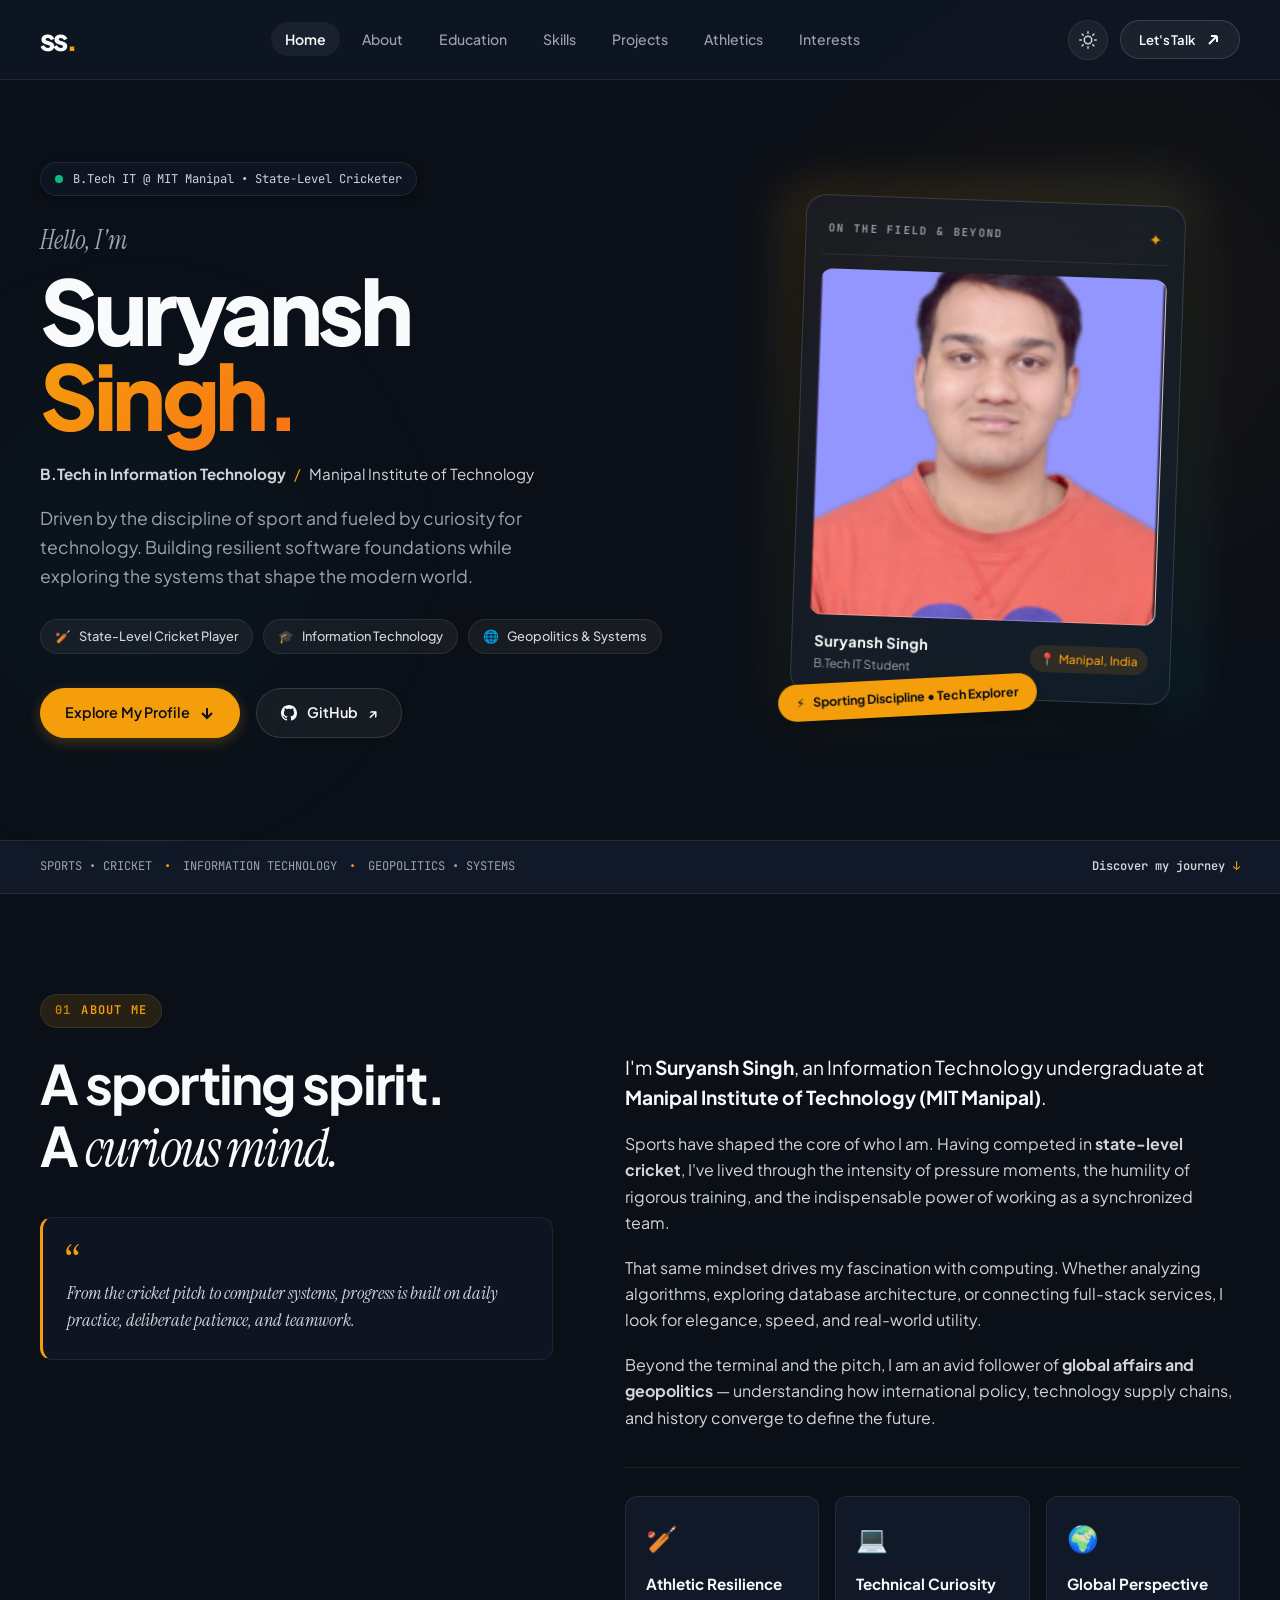
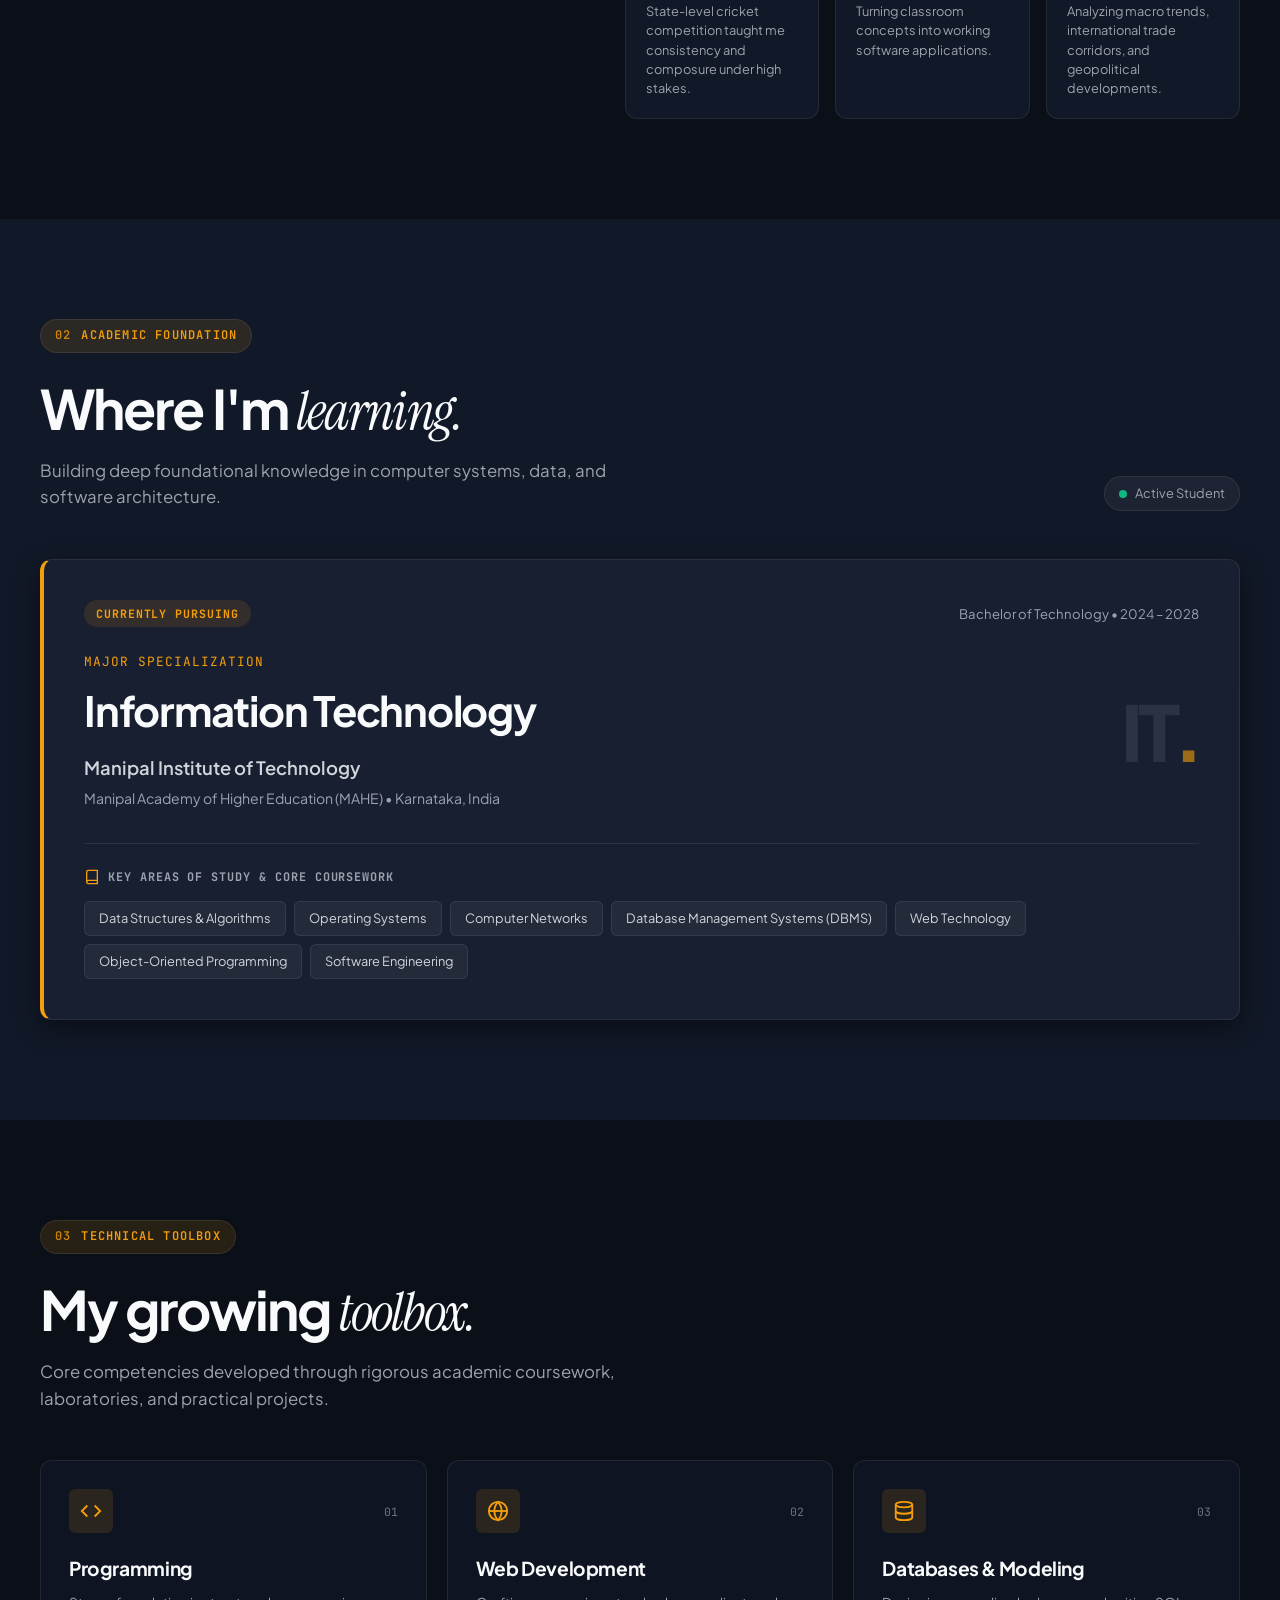
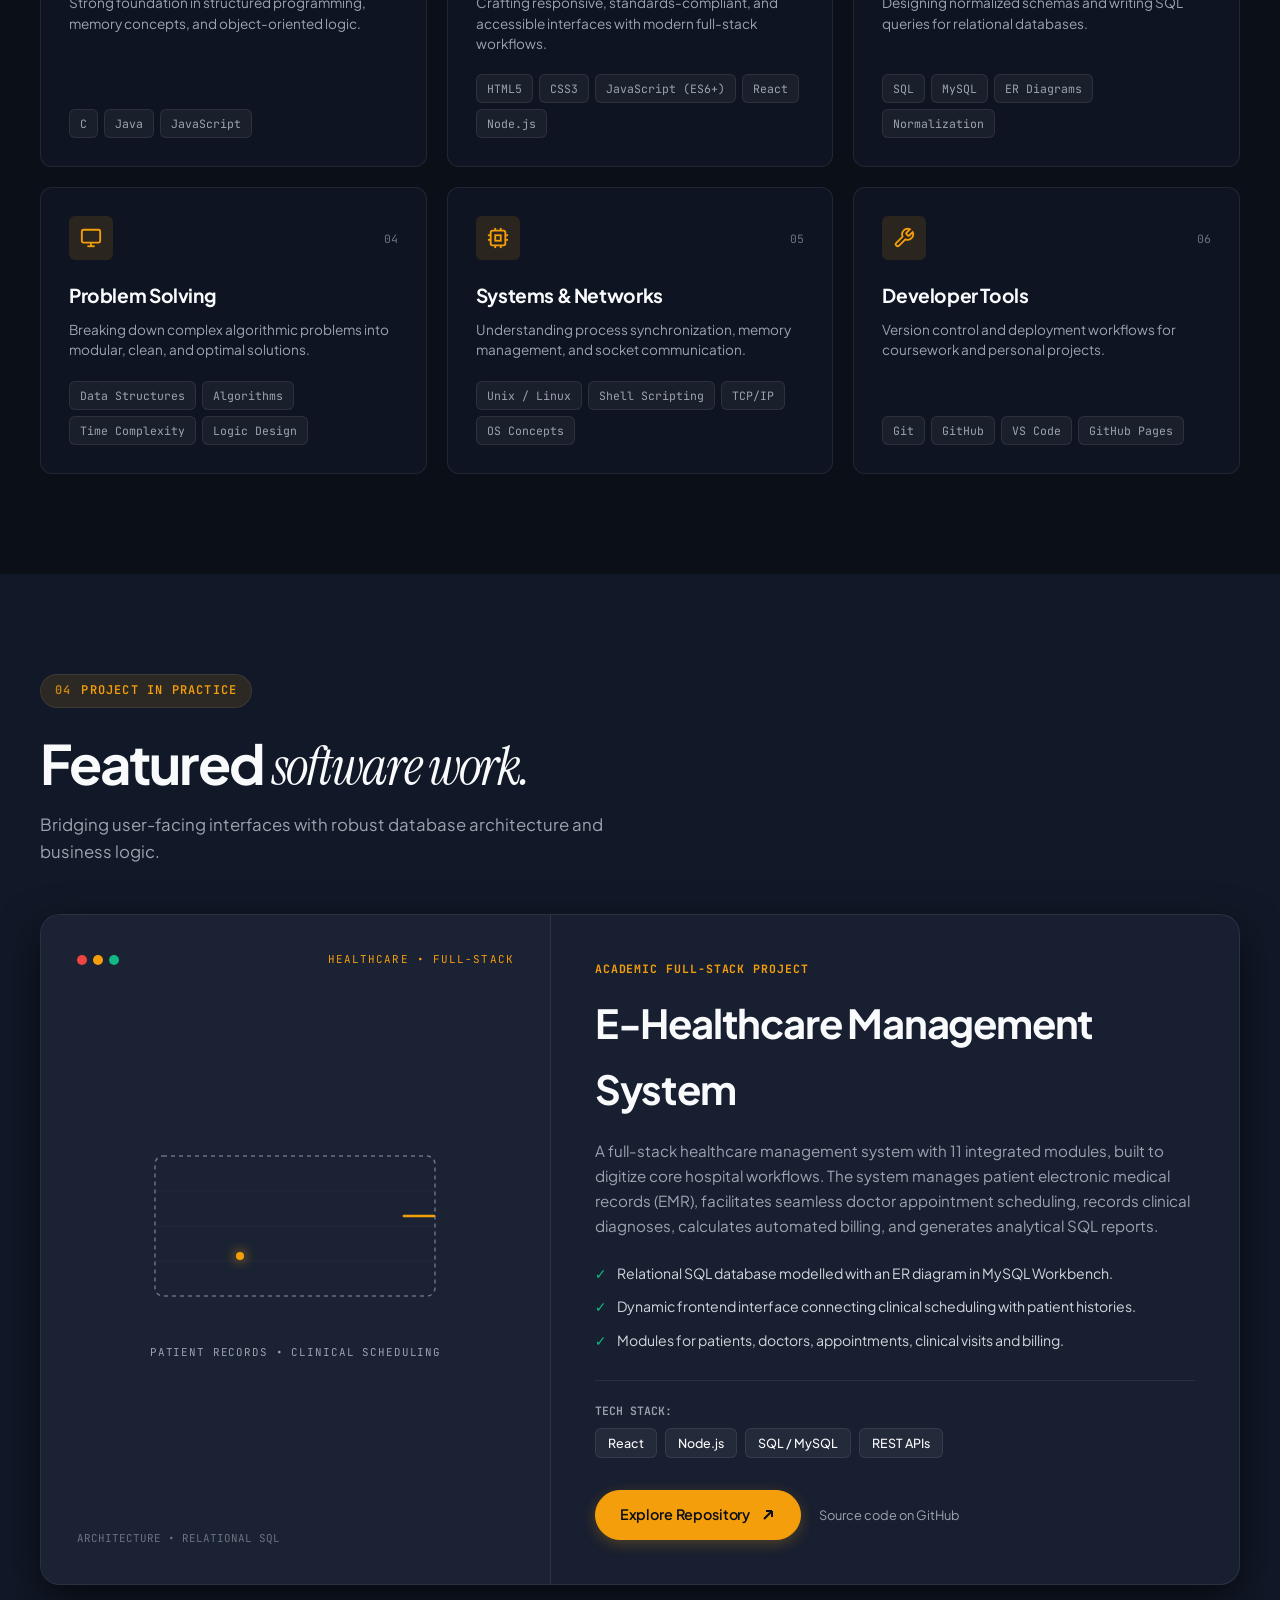
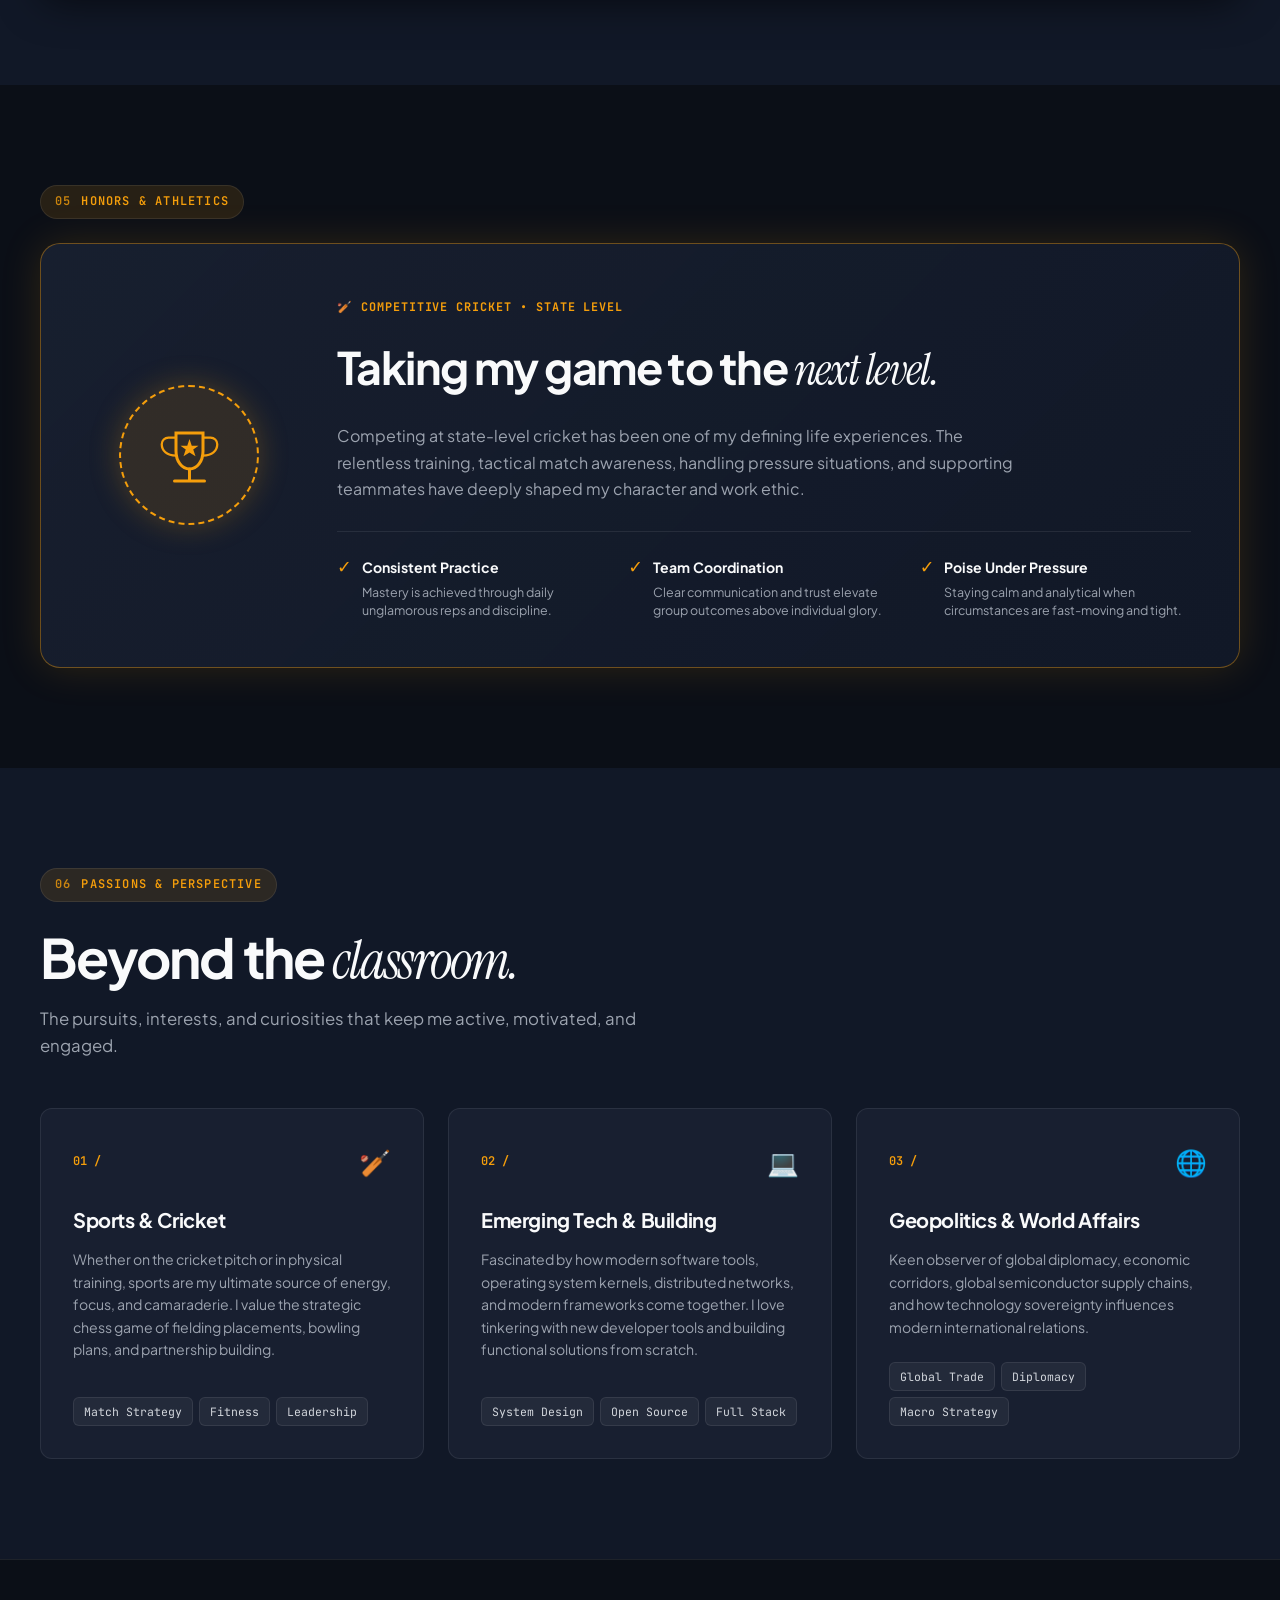
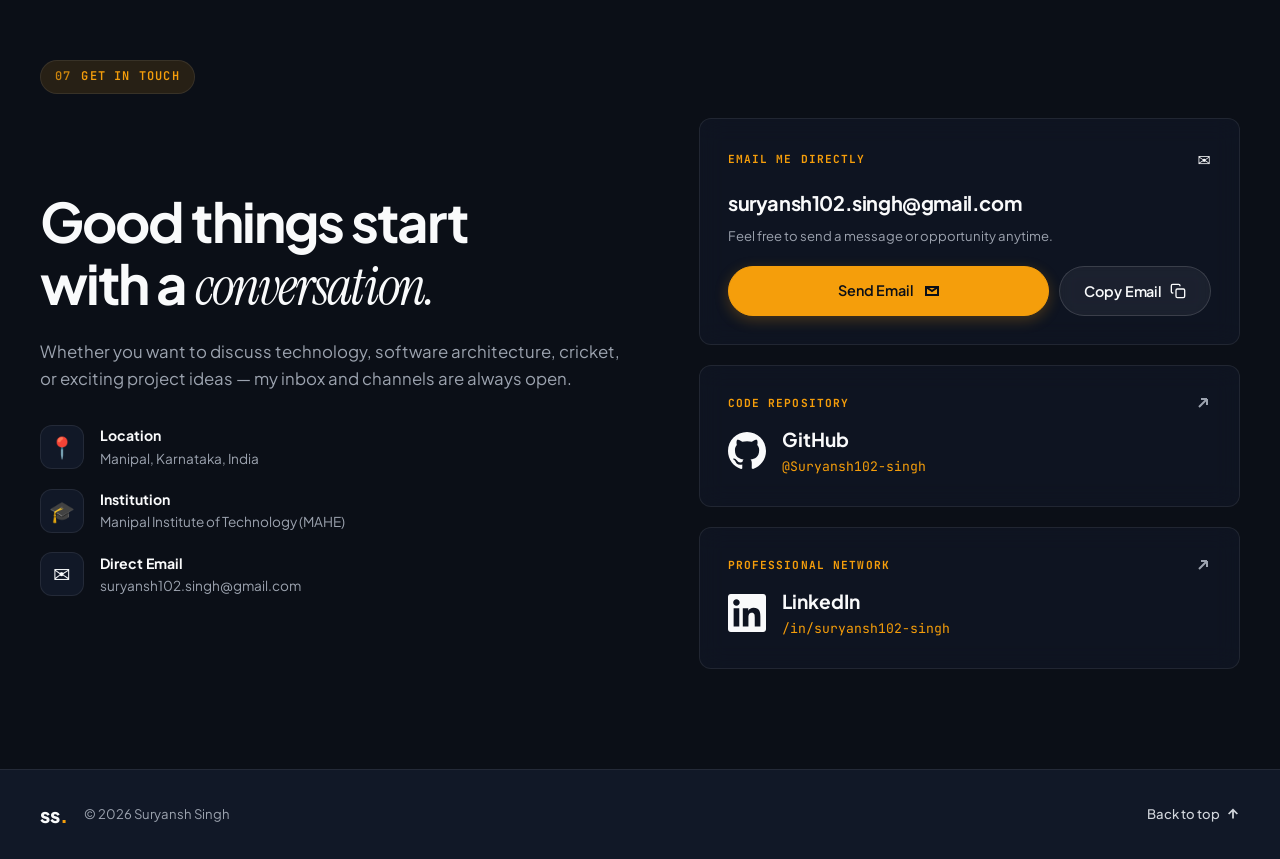
<file: index.html>
<!DOCTYPE html>
<html lang="en" data-theme="dark">
<head>
  <meta charset="UTF-8">
  <meta name="viewport" content="width=device-width, initial-scale=1.0">
  
  <!-- SEO & Social Meta Tags -->
  <title>Suryansh Singh | B.Tech IT Student &amp; Athlete</title>
  <meta name="description" content="Personal portfolio of Suryansh Singh: B.Tech Information Technology student at MIT Manipal, state-level cricket player, and software enthusiast.">
  <meta name="author" content="Suryansh Singh">
  <meta name="keywords" content="Suryansh Singh, MIT Manipal, Information Technology, Portfolio, State Level Cricket, Web Development, Software Engineer">
  <meta name="theme-color" content="#0b0f17">

  <!-- Open Graph / Social Sharing -->
  <meta property="og:type" content="website">
  <meta property="og:url" content="https://suryansh102-singh.github.io/">
  <meta property="og:title" content="Suryansh Singh | B.Tech IT &amp; State-Level Cricketer">
  <meta property="og:description" content="Pursuing Information Technology at MIT Manipal. Driven by sport, curious about technology and systems.">
  <meta property="og:image" content="https://suryansh102-singh.github.io/assets/profile.png">
  <meta property="og:image:alt" content="Portrait photograph of Suryansh Singh">
  <meta name="twitter:card" content="summary_large_image">
  <meta name="twitter:title" content="Suryansh Singh | B.Tech IT &amp; State-Level Cricketer">
  <meta name="twitter:description" content="Pursuing Information Technology at MIT Manipal. Driven by sport, curious about technology and systems.">
  <meta name="twitter:image" content="https://suryansh102-singh.github.io/assets/profile.png">
  <link rel="canonical" href="https://suryansh102-singh.github.io/">

  <!-- Favicon -->
  <link rel="icon" href="assets/favicon.svg" type="image/svg+xml">

  <!-- Google Fonts: Plus Jakarta Sans (body/UI), Instrument Serif (editorial display accent), JetBrains Mono (tech tags) -->
  <link rel="preconnect" href="https://fonts.googleapis.com">
  <link rel="preconnect" href="https://fonts.gstatic.com" crossorigin>
  <link href="https://fonts.googleapis.com/css2?family=Instrument+Serif:ital@0;1&family=JetBrains+Mono:wght@400;500;600&family=Plus+Jakarta+Sans:wght@300;400;500;600;700;800&display=swap" rel="stylesheet">

  <!-- Stylesheet -->
  <link rel="stylesheet" href="style.css">
</head>
<body>
  <!-- Accessible Skip Link -->
  <a class="skip-link" href="#main-content">Skip to main content</a>

  <!-- Floating Glass Header -->
  <header class="site-header" id="site-header">
    <div class="container nav-wrapper">
      <a class="brand" href="#home" aria-label="Suryansh Singh Home">
        <span class="brand-monogram">ss</span><span class="brand-dot">.</span>
      </a>

      <!-- Desktop Navigation -->
      <nav class="nav-menu" id="nav-menu" aria-label="Main Navigation">
        <ul class="nav-list">
          <li><a class="nav-link active" href="#home">Home</a></li>
          <li><a class="nav-link" href="#about">About</a></li>
          <li><a class="nav-link" href="#education">Education</a></li>
          <li><a class="nav-link" href="#skills">Skills</a></li>
          <li><a class="nav-link" href="#projects">Projects</a></li>
          <li><a class="nav-link" href="#achievements">Athletics</a></li>
          <li><a class="nav-link" href="#interests">Interests</a></li>
        </ul>
      </nav>

      <!-- Header Utilities: Theme Toggle & Quick Connect -->
      <div class="header-actions">
        <button class="theme-toggle-btn" id="theme-toggle" aria-label="Toggle light and dark theme" title="Toggle Theme">
          <svg class="theme-icon sun-icon" viewBox="0 0 24 24" fill="none" stroke="currentColor" stroke-width="2" stroke-linecap="round" stroke-linejoin="round" aria-hidden="true">
            <circle cx="12" cy="12" r="5"></circle>
            <line x1="12" y1="1" x2="12" y2="3"></line>
            <line x1="12" y1="21" x2="12" y2="23"></line>
            <line x1="4.22" y1="4.22" x2="5.64" y2="5.64"></line>
            <line x1="18.36" y1="18.36" x2="19.78" y2="19.78"></line>
            <line x1="1" y1="12" x2="3" y2="12"></line>
            <line x1="21" y1="12" x2="23" y2="12"></line>
            <line x1="4.22" y1="19.78" x2="5.64" y2="18.36"></line>
            <line x1="18.36" y1="5.64" x2="19.78" y2="4.22"></line>
          </svg>
          <svg class="theme-icon moon-icon" viewBox="0 0 24 24" fill="none" stroke="currentColor" stroke-width="2" stroke-linecap="round" stroke-linejoin="round" aria-hidden="true">
            <path d="M21 12.79A9 9 0 1 1 11.21 3 7 7 0 0 0 21 12.79z"></path>
          </svg>
        </button>

        <a class="btn btn-sm btn-contact" href="#contact">
          <span>Let's Talk</span>
          <svg class="arrow-icon" viewBox="0 0 16 16" fill="none" stroke="currentColor" stroke-width="2" aria-hidden="true">
            <path d="M4 12L12 4M12 4H6M12 4V10"/>
          </svg>
        </a>

        <!-- Mobile Menu Toggle Button -->
        <button class="mobile-toggle" id="mobile-toggle" aria-expanded="false" aria-controls="nav-menu" aria-label="Toggle navigation menu">
          <span class="hamburger-bar"></span>
          <span class="hamburger-bar"></span>
        </button>
      </div>
    </div>
  </header>

  <!-- Main Content Landmark -->
  <main id="main-content">

    <!-- HERO SECTION -->
    <section class="hero-section" id="home" aria-labelledby="hero-title">
      <div class="ambient-glow ambient-glow-1" aria-hidden="true"></div>
      <div class="ambient-glow ambient-glow-2" aria-hidden="true"></div>

      <div class="container hero-container">
        <!-- Hero Text Content -->
        <div class="hero-content">
          <div class="status-badge">
            <span class="status-pulse" aria-hidden="true"></span>
            <span class="status-text">B.Tech IT @ MIT Manipal &bull; State-Level Cricketer</span>
          </div>

          <p class="hero-greeting">Hello, I'm</p>
          <h1 class="hero-title" id="hero-title">
            Suryansh<br>
            <span class="gradient-text">Singh.</span>
          </h1>

          <p class="hero-role">
            <strong>B.Tech in Information Technology</strong>
            <span class="separator" aria-hidden="true">/</span>
            <span>Manipal Institute of Technology</span>
          </p>

          <p class="hero-bio">
            Driven by the discipline of sport and fueled by curiosity for technology. 
            Building resilient software foundations while exploring the systems that shape the modern world.
          </p>

          <!-- Quick Highlight Badges -->
          <div class="hero-tags">
            <a class="hero-tag" href="#achievements">
              <span class="hero-tag-icon">🏏</span>
              <span>State-Level Cricket Player</span>
            </a>
            <a class="hero-tag" href="#education">
              <span class="hero-tag-icon">🎓</span>
              <span>Information Technology</span>
            </a>
            <a class="hero-tag" href="#interests">
              <span class="hero-tag-icon">🌐</span>
              <span>Geopolitics &amp; Systems</span>
            </a>
          </div>

          <!-- Hero Action CTAs -->
          <div class="hero-cta-group">
            <a class="btn btn-primary" href="#about">
              <span>Explore My Profile</span>
              <svg viewBox="0 0 16 16" fill="none" stroke="currentColor" stroke-width="2" aria-hidden="true">
                <path d="M8 3v10M3 8l5 5 5-5"/>
              </svg>
            </a>
            <a class="btn btn-outline" href="https://github.com/Suryansh102-singh" target="_blank" rel="noopener noreferrer">
              <svg class="social-icon" viewBox="0 0 24 24" fill="currentColor" aria-hidden="true">
                <path d="M12 0C5.37 0 0 5.37 0 12c0 5.31 3.435 9.795 8.205 11.385.6.105.825-.255.825-.57 0-.285-.015-1.23-.015-2.235-3.015.555-3.795-.735-4.035-1.41-.135-.345-.72-1.41-1.23-1.695-.42-.225-1.02-.78-.015-.795.945-.015 1.62.87 1.845 1.23 1.08 1.815 2.805 1.305 3.495.99.105-.78.42-1.305.765-1.605-2.67-.3-5.46-1.335-5.46-5.925 0-1.305.465-2.385 1.23-3.225-.12-.3-.54-1.53.12-3.18 0 0 1.005-.315 3.3 1.23.96-.27 1.98-.405 3-.405s2.04.135 3 .405c2.295-1.56 3.3-1.23 3.3-1.23.66 1.65.24 2.88.12 3.18.765.84 1.23 1.905 1.23 3.225 0 4.605-2.805 5.625-5.475 5.925.435.375.81 1.095.81 2.22 0 1.605-.015 2.895-.015 3.3 0 .315.225.69.825.57A12.02 12.02 0 0024 12c0-6.63-5.37-12-12-12z"/>
              </svg>
              <span>GitHub</span>
              <span class="external-arrow" aria-hidden="true">↗</span>
            </a>
          </div>
        </div>

        <!-- Hero Portrait Area with Modern Glass Presentation -->
        <div class="hero-visual">
          <div class="portrait-card-wrapper">
            <div class="portrait-halo" aria-hidden="true"></div>
            <div class="portrait-card">
              <div class="portrait-card-header">
                <span class="portrait-meta-title">ON THE FIELD &amp; BEYOND</span>
                <span class="card-sparkle" aria-hidden="true">✦</span>
              </div>

              <div class="portrait-frame">
                <img 
                  class="profile-img" 
                  src="assets/profile.png" 
                  alt="Portrait photograph of Suryansh Singh" 
                  width="420" 
                  height="420" 
                  fetchpriority="high"
                >
              </div>

              <div class="portrait-card-footer">
                <div class="portrait-info">
                  <span class="portrait-name">Suryansh Singh</span>
                  <span class="portrait-sub">B.Tech IT Student</span>
                </div>
                <div class="portrait-badge">
                  <span class="pin-icon" aria-hidden="true">📍</span>
                  <span>Manipal, India</span>
                </div>
              </div>
            </div>

            <!-- Floating Pill -->
            <div class="floating-pill">
              <span class="pill-spark" aria-hidden="true">⚡</span>
              <span>Sporting Discipline &bull; Tech Explorer</span>
            </div>
          </div>
        </div>
      </div>

      <!-- Hero Bottom Strip -->
      <div class="hero-strip">
        <div class="container hero-strip-inner">
          <div class="strip-items">
            <span class="strip-item">SPORTS &bull; CRICKET</span>
            <span class="strip-dot">&bull;</span>
            <span class="strip-item">INFORMATION TECHNOLOGY</span>
            <span class="strip-dot">&bull;</span>
            <span class="strip-item">GEOPOLITICS &bull; SYSTEMS</span>
          </div>
          <a class="strip-link" href="#about">
            <span>Discover my journey</span>
            <span class="strip-arrow" aria-hidden="true">&darr;</span>
          </a>
        </div>
      </div>
    </section>

    <!-- SECTION 01: ABOUT ME -->
    <section class="section about-section" id="about" aria-labelledby="about-title">
      <div class="container">
        <div class="section-badge">
          <span class="badge-num">01</span>
          <span class="badge-title">ABOUT ME</span>
        </div>

        <div class="about-grid">
          <div class="about-heading-col">
            <h2 class="section-title" id="about-title">
              A sporting spirit.<br>
              A <span class="serif-accent">curious mind.</span>
            </h2>
            <div class="about-quote-box">
              <span class="quote-symbol" aria-hidden="true">&ldquo;</span>
              <p class="quote-text">From the cricket pitch to computer systems, progress is built on daily practice, deliberate patience, and teamwork.</p>
            </div>
          </div>

          <div class="about-text-col">
            <p class="lead-text">
              I'm <strong>Suryansh Singh</strong>, an Information Technology undergraduate at <strong>Manipal Institute of Technology (MIT Manipal)</strong>.
            </p>
            <p>
              Sports have shaped the core of who I am. Having competed in <strong>state-level cricket</strong>, I've lived through the intensity of pressure moments, the humility of rigorous training, and the indispensable power of working as a synchronized team.
            </p>
            <p>
              That same mindset drives my fascination with computing. Whether analyzing algorithms, exploring database architecture, or connecting full-stack services, I look for elegance, speed, and real-world utility.
            </p>
            <p>
              Beyond the terminal and the pitch, I am an avid follower of <strong>global affairs and geopolitics</strong> &mdash; understanding how international policy, technology supply chains, and history converge to define the future.
            </p>

            <!-- Three Pillars Grid -->
            <div class="about-pillars">
              <div class="pillar-card">
                <span class="pillar-icon" aria-hidden="true">🏏</span>
                <h3 class="pillar-title">Athletic Resilience</h3>
                <p class="pillar-desc">State-level cricket competition taught me consistency and composure under high stakes.</p>
              </div>
              <div class="pillar-card">
                <span class="pillar-icon" aria-hidden="true">💻</span>
                <h3 class="pillar-title">Technical Curiosity</h3>
                <p class="pillar-desc">Turning classroom concepts into working software applications.</p>
              </div>
              <div class="pillar-card">
                <span class="pillar-icon" aria-hidden="true">🌍</span>
                <h3 class="pillar-title">Global Perspective</h3>
                <p class="pillar-desc">Analyzing macro trends, international trade corridors, and geopolitical developments.</p>
              </div>
            </div>
          </div>
        </div>
      </div>
    </section>

    <!-- SECTION 02: EDUCATION -->
    <section class="section education-section" id="education" aria-labelledby="education-title">
      <div class="container">
        <div class="section-badge">
          <span class="badge-num">02</span>
          <span class="badge-title">ACADEMIC FOUNDATION</span>
        </div>

        <div class="section-header-row">
          <div>
            <h2 class="section-title" id="education-title">Where I'm <span class="serif-accent">learning.</span></h2>
            <p class="section-subtitle">Building deep foundational knowledge in computer systems, data, and software architecture.</p>
          </div>
          <div class="education-meta-badge">
            <span class="status-pulse" aria-hidden="true"></span>
            <span>Active Student</span>
          </div>
        </div>

        <article class="education-card">
          <div class="education-topline">
            <span class="edu-status-pill">CURRENTLY PURSUING</span>
            <span class="edu-period">Bachelor of Technology &bull; 2024 &ndash; 2028</span>
          </div>

          <div class="education-body">
            <div class="education-info">
              <p class="edu-field">Major Specialization</p>
              <h3 class="edu-degree">Information Technology</h3>
              <p class="edu-institution">Manipal Institute of Technology</p>
              <p class="edu-campus">Manipal Academy of Higher Education (MAHE) &bull; Karnataka, India</p>
            </div>
            
            <div class="edu-graphic" aria-hidden="true">
              <span class="edu-monogram">IT<span class="edu-accent">.</span></span>
            </div>
          </div>

          <div class="education-coursework">
            <div class="coursework-label">
              <svg viewBox="0 0 24 24" fill="none" stroke="currentColor" stroke-width="2" class="cw-icon" aria-hidden="true">
                <path d="M4 19.5A2.5 2.5 0 0 1 6.5 17H20"/>
                <path d="M6.5 2H20v20H6.5A2.5 2.5 0 0 1 4 19.5v-15A2.5 2.5 0 0 1 6.5 2z"/>
              </svg>
              <span>KEY AREAS OF STUDY &amp; CORE COURSEWORK</span>
            </div>
            <ul class="course-tags">
              <li class="course-tag">Data Structures &amp; Algorithms</li>
              <li class="course-tag">Operating Systems</li>
              <li class="course-tag">Computer Networks</li>
              <li class="course-tag">Database Management Systems (DBMS)</li>
              <li class="course-tag">Web Technology</li>
              <li class="course-tag">Object-Oriented Programming</li>
              <li class="course-tag">Software Engineering</li>
            </ul>
          </div>
        </article>
      </div>
    </section>

    <!-- SECTION 03: SKILLS -->
    <section class="section skills-section" id="skills" aria-labelledby="skills-title">
      <div class="container">
        <div class="section-badge">
          <span class="badge-num">03</span>
          <span class="badge-title">TECHNICAL TOOLBOX</span>
        </div>

        <div class="section-header-row">
          <div>
            <h2 class="section-title" id="skills-title">My growing <span class="serif-accent">toolbox.</span></h2>
            <p class="section-subtitle">Core competencies developed through rigorous academic coursework, laboratories, and practical projects.</p>
          </div>
        </div>

        <!-- 6 Modern Skill Cards Grid -->
        <div class="skills-grid">
          <!-- Skill Card 1: Programming -->
          <article class="skill-card">
            <div class="skill-card-top">
              <div class="skill-icon-wrap">
                <svg viewBox="0 0 24 24" fill="none" stroke="currentColor" stroke-width="2" class="skill-svg" aria-hidden="true">
                  <polyline points="16 18 22 12 16 6"></polyline>
                  <polyline points="8 6 2 12 8 18"></polyline>
                </svg>
              </div>
              <span class="skill-number">01</span>
            </div>
            <h3 class="skill-name">Programming</h3>
            <p class="skill-desc">Strong foundation in structured programming, memory concepts, and object-oriented logic.</p>
            <ul class="skill-tags">
              <li class="tag">C</li>
              <li class="tag">Java</li>
              <li class="tag">JavaScript</li>
            </ul>
          </article>

          <!-- Skill Card 2: Web Development -->
          <article class="skill-card">
            <div class="skill-card-top">
              <div class="skill-icon-wrap">
                <svg viewBox="0 0 24 24" fill="none" stroke="currentColor" stroke-width="2" class="skill-svg" aria-hidden="true">
                  <circle cx="12" cy="12" r="10"></circle>
                  <line x1="2" y1="12" x2="22" y2="12"></line>
                  <path d="M12 2a15.3 15.3 0 0 1 4 10 15.3 15.3 0 0 1-4 10 15.3 15.3 0 0 1-4-10 15.3 15.3 0 0 1 4-10z"></path>
                </svg>
              </div>
              <span class="skill-number">02</span>
            </div>
            <h3 class="skill-name">Web Development</h3>
            <p class="skill-desc">Crafting responsive, standards-compliant, and accessible interfaces with modern full-stack workflows.</p>
            <ul class="skill-tags">
              <li class="tag">HTML5</li>
              <li class="tag">CSS3</li>
              <li class="tag">JavaScript (ES6+)</li>
              <li class="tag">React</li>
              <li class="tag">Node.js</li>
            </ul>
          </article>

          <!-- Skill Card 3: Databases -->
          <article class="skill-card">
            <div class="skill-card-top">
              <div class="skill-icon-wrap">
                <svg viewBox="0 0 24 24" fill="none" stroke="currentColor" stroke-width="2" class="skill-svg" aria-hidden="true">
                  <ellipse cx="12" cy="5" rx="9" ry="3"></ellipse>
                  <path d="M21 12c0 1.66-4 3-9 3s-9-1.34-9-3"></path>
                  <path d="M3 5v14c0 1.66 4 3 9 3s9-1.34 9-3V5"></path>
                </svg>
              </div>
              <span class="skill-number">03</span>
            </div>
            <h3 class="skill-name">Databases &amp; Modeling</h3>
            <p class="skill-desc">Designing normalized schemas and writing SQL queries for relational databases.</p>
            <ul class="skill-tags">
              <li class="tag">SQL</li>
              <li class="tag">MySQL</li>
              <li class="tag">ER Diagrams</li>
              <li class="tag">Normalization</li>
            </ul>
          </article>

          <!-- Skill Card 4: Problem Solving -->
          <article class="skill-card">
            <div class="skill-card-top">
              <div class="skill-icon-wrap">
                <svg viewBox="0 0 24 24" fill="none" stroke="currentColor" stroke-width="2" class="skill-svg" aria-hidden="true">
                  <rect x="2" y="3" width="20" height="14" rx="2" ry="2"></rect>
                  <line x1="8" y1="21" x2="16" y2="21"></line>
                  <line x1="12" y1="17" x2="12" y2="21"></line>
                </svg>
              </div>
              <span class="skill-number">04</span>
            </div>
            <h3 class="skill-name">Problem Solving</h3>
            <p class="skill-desc">Breaking down complex algorithmic problems into modular, clean, and optimal solutions.</p>
            <ul class="skill-tags">
              <li class="tag">Data Structures</li>
              <li class="tag">Algorithms</li>
              <li class="tag">Time Complexity</li>
              <li class="tag">Logic Design</li>
            </ul>
          </article>

          <!-- Skill Card 5: Systems & Networks -->
          <article class="skill-card">
            <div class="skill-card-top">
              <div class="skill-icon-wrap">
                <svg viewBox="0 0 24 24" fill="none" stroke="currentColor" stroke-width="2" class="skill-svg" aria-hidden="true">
                  <rect x="4" y="4" width="16" height="16" rx="2" ry="2"></rect>
                  <rect x="9" y="9" width="6" height="6"></rect>
                  <line x1="9" y1="1" x2="9" y2="4"></line>
                  <line x1="15" y1="1" x2="15" y2="4"></line>
                  <line x1="9" y1="20" x2="9" y2="23"></line>
                  <line x1="15" y1="20" x2="15" y2="23"></line>
                  <line x1="20" y1="9" x2="23" y2="9"></line>
                  <line x1="20" y1="14" x2="23" y2="14"></line>
                  <line x1="1" y1="9" x2="4" y2="9"></line>
                  <line x1="1" y1="14" x2="4" y2="14"></line>
                </svg>
              </div>
              <span class="skill-number">05</span>
            </div>
            <h3 class="skill-name">Systems &amp; Networks</h3>
            <p class="skill-desc">Understanding process synchronization, memory management, and socket communication.</p>
            <ul class="skill-tags">
              <li class="tag">Unix / Linux</li>
              <li class="tag">Shell Scripting</li>
              <li class="tag">TCP/IP</li>
              <li class="tag">OS Concepts</li>
            </ul>
          </article>

          <!-- Skill Card 6: Developer Tools -->
          <article class="skill-card">
            <div class="skill-card-top">
              <div class="skill-icon-wrap">
                <svg viewBox="0 0 24 24" fill="none" stroke="currentColor" stroke-width="2" class="skill-svg" aria-hidden="true">
                  <path d="M14.7 6.3a1 1 0 0 0 0 1.4l1.6 1.6a1 1 0 0 0 1.4 0l3.77-3.77a6 6 0 0 1-7.94 7.94l-6.91 6.91a2.12 2.12 0 0 1-3-3l6.91-6.91a6 6 0 0 1 7.94-7.94l-3.76 3.76z"></path>
                </svg>
              </div>
              <span class="skill-number">06</span>
            </div>
            <h3 class="skill-name">Developer Tools</h3>
            <p class="skill-desc">Version control and deployment workflows for coursework and personal projects.</p>
            <ul class="skill-tags">
              <li class="tag">Git</li>
              <li class="tag">GitHub</li>
              <li class="tag">VS Code</li>
              <li class="tag">GitHub Pages</li>
            </ul>
          </article>
        </div>
      </div>
    </section>

    <!-- SECTION 04: FEATURED PROJECT -->
    <section class="section project-section" id="projects" aria-labelledby="project-title">
      <div class="container">
        <div class="section-badge">
          <span class="badge-num">04</span>
          <span class="badge-title">PROJECT IN PRACTICE</span>
        </div>

        <div class="section-header-row">
          <div>
            <h2 class="section-title" id="project-title">Featured <span class="serif-accent">software work.</span></h2>
            <p class="section-subtitle">Bridging user-facing interfaces with robust database architecture and business logic.</p>
          </div>
        </div>

        <article class="project-card">
          <!-- Visual / Dashboard Simulation Column -->
          <div class="project-visual">
            <div class="project-visual-header">
              <div class="visual-dots">
                <span class="dot red-dot"></span>
                <span class="dot yellow-dot"></span>
                <span class="dot green-dot"></span>
              </div>
              <span class="visual-tag">HEALTHCARE &bull; FULL-STACK</span>
            </div>

            <div class="project-graphic" aria-hidden="true">
              <!-- ECG / Health Graphic -->
              <svg class="ecg-svg" viewBox="0 0 320 180" fill="none">
                <rect x="20" y="20" width="280" height="140" rx="8" stroke="currentColor" stroke-width="1.5" stroke-dasharray="4 4" class="dash-border"/>
                <!-- Grid Lines -->
                <line x1="20" y1="55" x2="300" y2="55" stroke="currentColor" stroke-width="0.5" stroke-opacity="0.2"/>
                <line x1="20" y1="90" x2="300" y2="90" stroke="currentColor" stroke-width="0.5" stroke-opacity="0.2"/>
                <line x1="20" y1="125" x2="300" y2="125" stroke="currentColor" stroke-width="0.5" stroke-opacity="0.2"/>
                <!-- Vital Pulse -->
                <path class="pulse-line" d="M30 90h40l15-30 20 60 18-45 12 25 15-10h60l12-25 15 35 12-20h50" stroke-width="2.5" stroke-linecap="round" stroke-linejoin="round"/>
                <!-- Pulsing Node -->
                <circle cx="105" cy="120" r="4" class="pulse-node"/>
              </svg>
              <div class="graphic-caption">
                <span class="caption-metric">PATIENT RECORDS &bull; CLINICAL SCHEDULING</span>
              </div>
            </div>

            <div class="project-visual-footer">
              <span class="footer-badge">ARCHITECTURE &bull; RELATIONAL SQL</span>
            </div>
          </div>

          <!-- Project Copy & Links Column -->
          <div class="project-copy">
            <div class="project-meta-pill">ACADEMIC FULL-STACK PROJECT</div>
            <h3 class="project-heading">E-Healthcare Management System</h3>
            
            <p class="project-summary">
              A full-stack healthcare management system with 11 integrated modules, built to digitize core hospital workflows. 
              The system manages patient electronic medical records (EMR), facilitates seamless doctor appointment scheduling, records clinical diagnoses, calculates automated billing, and generates analytical SQL reports.
            </p>

            <div class="project-highlights">
              <div class="highlight-item">
                <span class="highlight-bullet">&check;</span>
                <span>Relational SQL database modelled with an ER diagram in MySQL Workbench.</span>
              </div>
              <div class="highlight-item">
                <span class="highlight-bullet">&check;</span>
                <span>Dynamic frontend interface connecting clinical scheduling with patient histories.</span>
              </div>
              <div class="highlight-item">
                <span class="highlight-bullet">&check;</span>
                <span>Modules for patients, doctors, appointments, clinical visits and billing.</span>
              </div>
            </div>

            <div class="project-stack">
              <span class="stack-label">TECH STACK:</span>
              <ul class="stack-list">
                <li class="stack-tag">React</li>
                <li class="stack-tag">Node.js</li>
                <li class="stack-tag">SQL / MySQL</li>
                <li class="stack-tag">REST APIs</li>
              </ul>
            </div>

            <div class="project-links">
              <a class="btn btn-primary" href="https://github.com/Suryansh102-singh/E-HEALTHCARE-MANAGEMENT-SYSTEM" target="_blank" rel="noopener noreferrer">
                <span>Explore Repository</span>
                <svg viewBox="0 0 16 16" fill="none" stroke="currentColor" stroke-width="2" aria-hidden="true">
                  <path d="M4 12L12 4M12 4H6M12 4V10"/>
                </svg>
              </a>
              <span class="repo-meta">Source code on GitHub</span>
            </div>
          </div>
        </article>

      </div>
    </section>

    <!-- SECTION 05: ACHIEVEMENTS & ATHLETICS -->
    <section class="section achievement-section" id="achievements" aria-labelledby="achievement-title">
      <div class="container">
        <div class="section-badge">
          <span class="badge-num">05</span>
          <span class="badge-title">HONORS &amp; ATHLETICS</span>
        </div>

        <article class="achievement-card">
          <div class="achievement-crest" aria-hidden="true">
            <div class="crest-ring">
              <svg viewBox="0 0 100 100" fill="none" class="trophy-svg">
                <!-- Trophy Base -->
                <path d="M30 84h40M50 68v16" stroke="currentColor" stroke-width="4" stroke-linecap="round"/>
                <!-- Cup Body -->
                <path d="M32 20h36v24c0 14-8 24-18 24s-18-10-18-24V20z" stroke="currentColor" stroke-width="4" fill="none"/>
                <!-- Handles -->
                <path d="M32 26H22c-5 0-9 4-9 9 0 9 7 15 19 15M68 26h10c5 0 9 4 9 9 0 9-7 15-19 15" stroke="currentColor" stroke-width="3" stroke-linecap="round"/>
                <!-- Star inside cup -->
                <polygon points="50,28 53,37 62,37 55,42 58,51 50,46 42,51 45,42 38,37 47,37" fill="currentColor"/>
              </svg>
            </div>
          </div>

          <div class="achievement-details">
            <div class="achievement-eyebrow">
              <span class="medal-icon">🏏</span>
              <span>COMPETITIVE CRICKET &bull; STATE LEVEL</span>
            </div>
            
            <h2 class="achievement-title" id="achievement-title">
              Taking my game to the <span class="serif-accent">next level.</span>
            </h2>

            <p class="achievement-desc">
              Competing at state-level cricket has been one of my defining life experiences. 
              The relentless training, tactical match awareness, handling pressure situations, and supporting teammates have deeply shaped my character and work ethic.
            </p>

            <div class="achievement-values-grid">
              <div class="value-item">
                <span class="value-check">&check;</span>
                <div>
                  <strong>Consistent Practice</strong>
                  <p>Mastery is achieved through daily unglamorous reps and discipline.</p>
                </div>
              </div>
              <div class="value-item">
                <span class="value-check">&check;</span>
                <div>
                  <strong>Team Coordination</strong>
                  <p>Clear communication and trust elevate group outcomes above individual glory.</p>
                </div>
              </div>
              <div class="value-item">
                <span class="value-check">&check;</span>
                <div>
                  <strong>Poise Under Pressure</strong>
                  <p>Staying calm and analytical when circumstances are fast-moving and tight.</p>
                </div>
              </div>
            </div>
          </div>
        </article>
      </div>
    </section>

    <!-- SECTION 06: INTERESTS & HOBBIES -->
    <section class="section interests-section" id="interests" aria-labelledby="interests-title">
      <div class="container">
        <div class="section-badge">
          <span class="badge-num">06</span>
          <span class="badge-title">PASSIONS &amp; PERSPECTIVE</span>
        </div>

        <div class="section-header-row">
          <div>
            <h2 class="section-title" id="interests-title">Beyond the <span class="serif-accent">classroom.</span></h2>
            <p class="section-subtitle">The pursuits, interests, and curiosities that keep me active, motivated, and engaged.</p>
          </div>
        </div>

        <div class="interests-grid">
          <!-- Interest 1 -->
          <article class="interest-card">
            <div class="interest-card-header">
              <span class="interest-num">01 /</span>
              <span class="interest-emoji">🏏</span>
            </div>
            <h3 class="interest-name">Sports &amp; Cricket</h3>
            <p class="interest-desc">
              Whether on the cricket pitch or in physical training, sports are my ultimate source of energy, focus, and camaraderie. 
              I value the strategic chess game of fielding placements, bowling plans, and partnership building.
            </p>
            <div class="interest-tag-list">
              <span class="interest-tag">Match Strategy</span>
              <span class="interest-tag">Fitness</span>
              <span class="interest-tag">Leadership</span>
            </div>
          </article>

          <!-- Interest 2 -->
          <article class="interest-card">
            <div class="interest-card-header">
              <span class="interest-num">02 /</span>
              <span class="interest-emoji">💻</span>
            </div>
            <h3 class="interest-name">Emerging Tech &amp; Building</h3>
            <p class="interest-desc">
              Fascinated by how modern software tools, operating system kernels, distributed networks, and modern frameworks come together. 
              I love tinkering with new developer tools and building functional solutions from scratch.
            </p>
            <div class="interest-tag-list">
              <span class="interest-tag">System Design</span>
              <span class="interest-tag">Open Source</span>
              <span class="interest-tag">Full Stack</span>
            </div>
          </article>

          <!-- Interest 3 -->
          <article class="interest-card">
            <div class="interest-card-header">
              <span class="interest-num">03 /</span>
              <span class="interest-emoji">🌐</span>
            </div>
            <h3 class="interest-name">Geopolitics &amp; World Affairs</h3>
            <p class="interest-desc">
              Keen observer of global diplomacy, economic corridors, global semiconductor supply chains, and how technology sovereignty influences modern international relations.
            </p>
            <div class="interest-tag-list">
              <span class="interest-tag">Global Trade</span>
              <span class="interest-tag">Diplomacy</span>
              <span class="interest-tag">Macro Strategy</span>
            </div>
          </article>
        </div>
      </div>
    </section>

    <!-- SECTION 07: CONTACT & CONNECT -->
    <section class="section contact-section" id="contact" aria-labelledby="contact-title">
      <div class="container">
        <div class="section-badge">
          <span class="badge-num">07</span>
          <span class="badge-title">GET IN TOUCH</span>
        </div>

        <div class="contact-grid">
          <!-- Contact Text Content -->
          <div class="contact-copy">
            <h2 class="section-title" id="contact-title">
              Good things start<br>
              with a <span class="serif-accent">conversation.</span>
            </h2>
            <p class="contact-intro">
              Whether you want to discuss technology, software architecture, cricket, or exciting project ideas &mdash; my inbox and channels are always open.
            </p>

            <div class="contact-meta-list">
              <div class="contact-meta-item">
                <span class="meta-icon">📍</span>
                <div>
                  <strong>Location</strong>
                  <p>Manipal, Karnataka, India</p>
                </div>
              </div>
              <div class="contact-meta-item">
                <span class="meta-icon">🎓</span>
                <div>
                  <strong>Institution</strong>
                  <p>Manipal Institute of Technology (MAHE)</p>
                </div>
              </div>
              <div class="contact-meta-item">
                <span class="meta-icon">✉️</span>
                <div>
                  <strong>Direct Email</strong>
                  <p id="email-text">suryansh102.singh@gmail.com</p>
                </div>
              </div>
            </div>
          </div>

          <!-- Contact Action Cards Column -->
          <div class="contact-cards">
            <!-- Email Action Card with 1-Click Copy -->
            <div class="contact-card email-card">
              <div class="card-inner">
                <div class="card-top">
                  <span class="card-label">EMAIL ME DIRECTLY</span>
                  <span class="card-icon-bubble">✉️</span>
                </div>
                <h3 class="card-title">suryansh102.singh@gmail.com</h3>
                <p class="card-subtitle">Feel free to send a message or opportunity anytime.</p>
                
                <div class="email-buttons">
                  <a class="btn btn-primary btn-full" href="mailto:suryansh102.singh@gmail.com">
                    <span>Send Email</span>
                    <svg viewBox="0 0 16 16" fill="none" stroke="currentColor" stroke-width="2" aria-hidden="true">
                      <path d="M2 4l6 4 6-4M2 4h12v8H2V4z"/>
                    </svg>
                  </a>
                  <button class="btn btn-outline btn-copy" id="copy-email-btn" aria-label="Copy email address to clipboard">
                    <span id="copy-btn-text">Copy Email</span>
                    <svg viewBox="0 0 24 24" fill="none" stroke="currentColor" stroke-width="2" class="copy-svg" aria-hidden="true">
                      <rect x="9" y="9" width="13" height="13" rx="2" ry="2"></rect>
                      <path d="M5 15H4a2 2 0 0 1-2-2V4a2 2 0 0 1 2-2h9a2 2 0 0 1 2 2v1"></path>
                    </svg>
                  </button>
                </div>
              </div>
            </div>

            <!-- GitHub Card -->
            <a class="contact-card social-card" href="https://github.com/Suryansh102-singh" target="_blank" rel="noopener noreferrer">
              <div class="card-inner">
                <div class="card-top">
                  <span class="card-label">CODE REPOSITORY</span>
                  <svg class="external-icon" viewBox="0 0 16 16" fill="none" stroke="currentColor" stroke-width="2" aria-hidden="true">
                    <path d="M4 12L12 4M12 4H6M12 4V10"/>
                  </svg>
                </div>
                <div class="social-main">
                  <svg class="brand-svg" viewBox="0 0 24 24" fill="currentColor" aria-hidden="true">
                    <path d="M12 0C5.37 0 0 5.37 0 12c0 5.31 3.435 9.795 8.205 11.385.6.105.825-.255.825-.57 0-.285-.015-1.23-.015-2.235-3.015.555-3.795-.735-4.035-1.41-.135-.345-.72-1.41-1.23-1.695-.42-.225-1.02-.78-.015-.795.945-.015 1.62.87 1.845 1.23 1.08 1.815 2.805 1.305 3.495.99.105-.78.42-1.305.765-1.605-2.67-.3-5.46-1.335-5.46-5.925 0-1.305.465-2.385 1.23-3.225-.12-.3-.54-1.53.12-3.18 0 0 1.005-.315 3.3 1.23.96-.27 1.98-.405 3-.405s2.04.135 3 .405c2.295-1.56 3.3-1.23 3.3-1.23.66 1.65.24 2.88.12 3.18.765.84 1.23 1.905 1.23 3.225 0 4.605-2.805 5.625-5.475 5.925.435.375.81 1.095.81 2.22 0 1.605-.015 2.895-.015 3.3 0 .315.225.69.825.57A12.02 12.02 0 0024 12c0-6.63-5.37-12-12-12z"/>
                  </svg>
                  <div>
                    <h3 class="social-name">GitHub</h3>
                    <p class="social-handle">@Suryansh102-singh</p>
                  </div>
                </div>
              </div>
            </a>

            <!-- LinkedIn Card -->
            <a class="contact-card social-card" href="https://www.linkedin.com/in/suryansh102-singh/" target="_blank" rel="noopener noreferrer">
              <div class="card-inner">
                <div class="card-top">
                  <span class="card-label">PROFESSIONAL NETWORK</span>
                  <svg class="external-icon" viewBox="0 0 16 16" fill="none" stroke="currentColor" stroke-width="2" aria-hidden="true">
                    <path d="M4 12L12 4M12 4H6M12 4V10"/>
                  </svg>
                </div>
                <div class="social-main">
                  <svg class="brand-svg" viewBox="0 0 24 24" fill="currentColor" aria-hidden="true">
                    <path d="M20.447 20.452h-3.554v-5.569c0-1.328-.027-3.037-1.852-3.037-1.853 0-2.136 1.445-2.136 2.939v5.667H9.351V9h3.414v1.561h.046c.477-.9 1.637-1.85 3.37-1.85 3.601 0 4.267 2.37 4.267 5.455v6.286zM5.337 7.433c-1.144 0-2.063-.926-2.063-2.065 0-1.138.92-2.063 2.063-2.063 1.14 0 2.064.925 2.064 2.063 0 1.139-.925 2.065-2.064 2.065zm1.782 13.019H3.555V9h3.564v11.452zM22.225 0H1.771C.792 0 0 .774 0 1.729v20.542C0 23.227.792 24 1.771 24h20.451C23.2 24 24 23.227 24 22.271V1.729C24 .774 23.2 0 22.222 0h.003z"/>
                  </svg>
                  <div>
                    <h3 class="social-name">LinkedIn</h3>
                    <p class="social-handle">/in/suryansh102-singh</p>
                  </div>
                </div>
              </div>
            </a>
          </div>
        </div>
      </div>
    </section>

  </main>

  <!-- Site Footer -->
  <footer class="site-footer">
    <div class="container footer-content">
      <div class="footer-left">
        <a class="footer-brand" href="#home">
          <span>ss</span><span class="brand-dot">.</span>
        </a>
        <p class="footer-copy">&copy; 2026 Suryansh Singh</p>
      </div>

      <div class="footer-right">
        <a class="back-to-top" href="#home" aria-label="Back to top of page">
          <span>Back to top</span>
          <svg viewBox="0 0 16 16" fill="none" stroke="currentColor" stroke-width="2" class="top-arrow" aria-hidden="true">
            <path d="M8 13V3M3 8l5-5 5 5"/>
          </svg>
        </a>
      </div>
    </div>
  </footer>

  <!-- Toast Notification for Copy Email -->
  <div class="toast-notification" id="toast-notification" role="status" aria-live="polite">
    <span class="toast-icon">✓</span>
    <span class="toast-message">Email copied to clipboard!</span>
  </div>

  <!-- Interactive Polish Script (Theme, Active Navigation, Copy Email) -->
  <script src="script.js"></script>
</body>
</html>
</file>
<file: style.css>
/* ==========================================================================
   Suryansh Singh - Modern Personal Profile Stylesheet
   Crafted with Modern CSS: Custom Properties, Flexbox, Grid, Clamp(),
   Glassmorphism, Micro-Animations, and Responsive Design.
   ========================================================================== */

/* --------------------------------------------------------------------------
   1. CSS Custom Properties / Design Tokens (Dark & Light Themes)
   -------------------------------------------------------------------------- */
:root {
  /* Font Families */
  --font-sans: 'Plus Jakarta Sans', system-ui, -apple-system, BlinkMacSystemFont, 'Segoe UI', Roboto, sans-serif;
  --font-serif: 'Instrument Serif', Georgia, 'Times New Roman', serif;
  --font-mono: 'JetBrains Mono', 'SF Mono', Consolas, Monaco, monospace;

  /* Global Metrics */
  --container-max: 1200px;
  --header-height: 80px;
  --radius-sm: 6px;
  --radius-md: 12px;
  --radius-lg: 20px;
  --radius-pill: 9999px;
  --transition-fast: 150ms cubic-bezier(0.4, 0, 0.2, 1);
  --transition-smooth: 250ms cubic-bezier(0.4, 0, 0.2, 1);
  --transition-bounce: 400ms cubic-bezier(0.16, 1, 0.3, 1);
}

/* Dark Theme (Default) */
[data-theme="dark"] {
  --bg-primary: #0b0f17;
  --bg-secondary: #111827;
  --bg-tertiary: #1a2233;
  --bg-surface: rgba(17, 24, 39, 0.75);
  --bg-surface-elevated: rgba(26, 34, 51, 0.85);
  --bg-card: rgba(17, 24, 39, 0.65);
  --bg-pill: rgba(255, 255, 255, 0.05);

  --text-primary: #f9fafb;
  --text-secondary: #d1d5db;
  --text-muted: #9ca3af;
  --text-subtle: #6b7280;

  --border-subtle: rgba(255, 255, 255, 0.08);
  --border-medium: rgba(255, 255, 255, 0.14);
  --border-highlight: rgba(245, 158, 11, 0.4);

  /* Primary Accent: Electric Amber & Gold */
  --accent: #f59e0b;
  --accent-hover: #fbbf24;
  --accent-light: rgba(245, 158, 11, 0.12);
  --accent-glow: rgba(245, 158, 11, 0.25);

  /* Secondary Accents */
  --accent-cyan: #06b6d4;
  --accent-emerald: #10b981;
  --accent-purple: #8b5cf6;

  --shadow-sm: 0 2px 8px rgba(0, 0, 0, 0.3);
  --shadow-md: 0 8px 24px rgba(0, 0, 0, 0.4);
  --shadow-lg: 0 16px 40px rgba(0, 0, 0, 0.6);
  --shadow-glow: 0 0 40px rgba(245, 158, 11, 0.15);

  --ambient-1: rgba(245, 158, 11, 0.08);
  --ambient-2: rgba(6, 182, 212, 0.06);
}

/* Light Theme */
[data-theme="light"] {
  --bg-primary: #faf9f6;
  --bg-secondary: #f3f2ec;
  --bg-tertiary: #eae7dd;
  --bg-surface: rgba(255, 255, 255, 0.85);
  --bg-surface-elevated: #ffffff;
  --bg-card: rgba(255, 255, 255, 0.8);
  --bg-pill: rgba(0, 0, 0, 0.04);

  --text-primary: #111827;
  --text-secondary: #374151;
  --text-muted: #4b5563;
  --text-subtle: #9ca3af;

  --border-subtle: rgba(0, 0, 0, 0.08);
  --border-medium: rgba(0, 0, 0, 0.15);
  --border-highlight: rgba(217, 119, 6, 0.5);

  /* Amber & Gold in Light */
  --accent: #d97706;
  --accent-hover: #b45309;
  --accent-light: rgba(217, 119, 6, 0.1);
  --accent-glow: rgba(217, 119, 6, 0.2);

  --accent-cyan: #0891b2;
  --accent-emerald: #059669;
  --accent-purple: #7c3aed;

  --shadow-sm: 0 2px 8px rgba(0, 0, 0, 0.04);
  --shadow-md: 0 8px 24px rgba(0, 0, 0, 0.08);
  --shadow-lg: 0 16px 40px rgba(0, 0, 0, 0.12);
  --shadow-glow: 0 0 30px rgba(217, 119, 6, 0.12);

  --ambient-1: rgba(217, 119, 6, 0.06);
  --ambient-2: rgba(8, 145, 178, 0.04);
}

/* --------------------------------------------------------------------------
   2. Reset & Base Styles
   -------------------------------------------------------------------------- */
*, *::before, *::after {
  box-sizing: border-box;
  margin: 0;
  padding: 0;
}

html {
  scroll-behavior: smooth;
  scroll-padding-top: calc(var(--header-height) + 20px);
  -webkit-text-size-adjust: 100%;
}

body {
  font-family: var(--font-sans);
  background-color: var(--bg-primary);
  color: var(--text-primary);
  line-height: 1.65;
  font-size: 16px;
  -webkit-font-smoothing: antialiased;
  -moz-osx-font-smoothing: grayscale;
  overflow-x: hidden;
  transition: background-color var(--transition-smooth), color var(--transition-smooth);
}

img {
  display: block;
  max-width: 100%;
  height: auto;
}

a {
  color: inherit;
  text-decoration: none;
  transition: color var(--transition-fast);
}

ul {
  list-style: none;
}

button {
  font-family: inherit;
  cursor: pointer;
  border: none;
  background: none;
}

::selection {
  background-color: var(--accent);
  color: #000000;
}

:focus-visible {
  outline: 2px solid var(--accent);
  outline-offset: 4px;
  border-radius: var(--radius-sm);
}

/* Accessible Skip Link */
.skip-link {
  position: fixed;
  top: 16px;
  left: 16px;
  z-index: 1000;
  padding: 10px 18px;
  background: var(--accent);
  color: #000000;
  font-weight: 700;
  font-size: 0.85rem;
  border-radius: var(--radius-sm);
  transform: translateY(-200%);
  transition: transform var(--transition-fast);
}

.skip-link:focus {
  transform: translateY(0);
}

/* Layout Container */
.container {
  width: min(var(--container-max), calc(100% - 48px));
  margin-inline: auto;
}

/* Typography Helpers */
.serif-accent {
  font-family: var(--font-serif);
  font-style: italic;
  font-weight: 400;
}

.gradient-text {
  background: linear-gradient(135deg, var(--accent) 0%, #f97316 100%);
  -webkit-background-clip: text;
  -webkit-text-fill-color: transparent;
}

/* --------------------------------------------------------------------------
   3. Buttons & Component Utilities
   -------------------------------------------------------------------------- */
.btn {
  display: inline-flex;
  align-items: center;
  justify-content: center;
  gap: 10px;
  padding: 12px 24px;
  border-radius: var(--radius-pill);
  font-size: 0.9rem;
  font-weight: 600;
  letter-spacing: -0.01em;
  transition: all var(--transition-smooth);
  text-decoration: none;
  cursor: pointer;
}

.btn svg {
  width: 16px;
  height: 16px;
  transition: transform var(--transition-fast);
}

.btn-sm {
  padding: 8px 18px;
  font-size: 0.82rem;
}

.btn-primary {
  background: var(--accent);
  color: #0b0f17;
  border: 1px solid var(--accent);
  box-shadow: 0 4px 14px var(--accent-glow);
}

.btn-primary:hover {
  background: var(--accent-hover);
  border-color: var(--accent-hover);
  transform: translateY(-2px);
  box-shadow: 0 6px 20px var(--accent-glow);
}

.btn-primary:hover svg {
  transform: translateY(2px);
}

.btn-outline {
  background: var(--bg-pill);
  color: var(--text-primary);
  border: 1px solid var(--border-medium);
  backdrop-filter: blur(8px);
}

.btn-outline:hover {
  background: var(--accent-light);
  border-color: var(--accent);
  color: var(--accent);
  transform: translateY(-2px);
}

.btn-outline:hover .external-arrow {
  transform: translate(2px, -2px);
}

.external-arrow {
  display: inline-block;
  transition: transform var(--transition-fast);
}

/* Section Badges */
.section-badge {
  display: inline-flex;
  align-items: center;
  gap: 10px;
  font-family: var(--font-mono);
  font-size: 0.75rem;
  font-weight: 600;
  letter-spacing: 0.1em;
  color: var(--accent);
  margin-bottom: 24px;
  padding: 6px 14px;
  background: var(--accent-light);
  border: 1px solid var(--border-subtle);
  border-radius: var(--radius-pill);
}

.badge-num {
  opacity: 0.8;
}

.section-title {
  font-size: clamp(2.2rem, 5vw, 3.4rem);
  font-weight: 700;
  line-height: 1.15;
  letter-spacing: -0.035em;
  color: var(--text-primary);
}

.section-subtitle {
  font-size: 1.05rem;
  color: var(--text-muted);
  max-width: 620px;
  margin-top: 14px;
  line-height: 1.6;
}

.section-header-row {
  display: flex;
  justify-content: space-between;
  align-items: flex-end;
  gap: 32px;
  margin-bottom: 48px;
}

/* --------------------------------------------------------------------------
   4. Floating Glass Header & Navigation
   -------------------------------------------------------------------------- */
.site-header {
  position: fixed;
  top: 0;
  left: 0;
  right: 0;
  height: var(--header-height);
  z-index: 500;
  background: var(--bg-surface);
  backdrop-filter: blur(16px);
  -webkit-backdrop-filter: blur(16px);
  border-bottom: 1px solid var(--border-subtle);
  transition: all var(--transition-smooth);
}

.site-header.scrolled {
  height: 70px;
  background: var(--bg-surface-elevated);
  box-shadow: var(--shadow-sm);
}

.nav-wrapper {
  height: 100%;
  display: flex;
  align-items: center;
  justify-content: space-between;
  gap: 32px;
}

/* Brand Monogram */
.brand {
  font-size: 1.85rem;
  font-weight: 800;
  letter-spacing: -0.06em;
  color: var(--text-primary);
  display: flex;
  align-items: center;
  line-height: 1;
}

.brand-dot {
  color: var(--accent);
  transition: transform var(--transition-smooth);
}

.brand:hover .brand-dot {
  transform: scale(1.4);
}

/* Nav Menu Links */
.nav-list {
  display: flex;
  align-items: center;
  gap: 8px;
}

.nav-link {
  padding: 8px 14px;
  font-size: 0.88rem;
  font-weight: 500;
  color: var(--text-muted);
  border-radius: var(--radius-pill);
  transition: all var(--transition-fast);
}

.nav-link:hover {
  color: var(--text-primary);
  background: var(--bg-pill);
}

.nav-link.active {
  color: var(--text-primary);
  background: var(--bg-pill);
  font-weight: 600;
}

/* Header Utilities */
.header-actions {
  display: flex;
  align-items: center;
  gap: 12px;
}

/* Theme Toggle Button */
.theme-toggle-btn {
  display: flex;
  align-items: center;
  justify-content: center;
  width: 40px;
  height: 40px;
  border-radius: var(--radius-pill);
  background: var(--bg-pill);
  border: 1px solid var(--border-subtle);
  color: var(--text-secondary);
  transition: all var(--transition-fast);
}

.theme-toggle-btn:hover {
  color: var(--accent);
  border-color: var(--border-medium);
  background: var(--accent-light);
  transform: scale(1.05);
}

.theme-icon {
  width: 18px;
  height: 18px;
}

[data-theme="dark"] .theme-icon.moon-icon {
  display: none;
}
[data-theme="dark"] .theme-icon.sun-icon {
  display: block;
}

[data-theme="light"] .theme-icon.sun-icon {
  display: none;
}
[data-theme="light"] .theme-icon.moon-icon {
  display: block;
}

/* Header Contact Button */
.btn-contact {
  background: var(--bg-pill);
  color: var(--text-primary);
  border: 1px solid var(--border-medium);
}

.btn-contact:hover {
  background: var(--accent-light);
  border-color: var(--accent);
  color: var(--accent);
}

.btn-contact:hover .arrow-icon {
  transform: translate(2px, -2px);
}

.arrow-icon {
  transition: transform var(--transition-fast);
}

/* Mobile Toggle Hamburger */
.mobile-toggle {
  display: none;
  flex-direction: column;
  justify-content: center;
  gap: 6px;
  width: 40px;
  height: 40px;
  padding: 8px;
  border-radius: var(--radius-sm);
  background: var(--bg-pill);
  border: 1px solid var(--border-subtle);
}

.hamburger-bar {
  display: block;
  width: 100%;
  height: 2px;
  background: var(--text-primary);
  border-radius: 2px;
  transition: all var(--transition-fast);
}

.mobile-toggle[aria-expanded="true"] .hamburger-bar:first-child {
  transform: translateY(4px) rotate(45deg);
}

.mobile-toggle[aria-expanded="true"] .hamburger-bar:last-child {
  transform: translateY(-4px) rotate(-45deg);
}

/* --------------------------------------------------------------------------
   5. Hero Section
   -------------------------------------------------------------------------- */
.hero-section {
  position: relative;
  padding-top: calc(var(--header-height) + 40px);
  padding-bottom: 0;
  background: var(--bg-primary);
  overflow: hidden;
}

/* Ambient Radial Glows */
.ambient-glow {
  position: absolute;
  pointer-events: none;
  border-radius: 50%;
  filter: blur(100px);
  opacity: 0.6;
  z-index: 0;
}

.ambient-glow-1 {
  width: 450px;
  height: 450px;
  top: 10%;
  right: -5%;
  background: var(--ambient-1);
}

.ambient-glow-2 {
  width: 400px;
  height: 400px;
  bottom: 15%;
  left: -5%;
  background: var(--ambient-2);
}

.hero-container {
  position: relative;
  z-index: 1;
  display: grid;
  grid-template-columns: 1.25fr 1fr;
  align-items: center;
  gap: 64px;
  min-height: calc(100vh - var(--header-height) - 100px);
  padding-bottom: 60px;
}

/* Status Pulse Badge */
.status-badge {
  display: inline-flex;
  align-items: center;
  gap: 10px;
  padding: 6px 14px;
  background: var(--bg-surface);
  border: 1px solid var(--border-subtle);
  border-radius: var(--radius-pill);
  font-family: var(--font-mono);
  font-size: 0.76rem;
  color: var(--text-secondary);
  margin-bottom: 24px;
  box-shadow: var(--shadow-sm);
}

.status-pulse {
  width: 8px;
  height: 8px;
  background: var(--accent-emerald);
  border-radius: 50%;
  box-shadow: 0 0 0 0 rgba(16, 185, 129, 0.7);
  animation: pulse-ring 2s infinite;
}

@keyframes pulse-ring {
  0% { box-shadow: 0 0 0 0 rgba(16, 185, 129, 0.7); }
  70% { box-shadow: 0 0 0 8px rgba(16, 185, 129, 0); }
  100% { box-shadow: 0 0 0 0 rgba(16, 185, 129, 0); }
}

.hero-greeting {
  font-family: var(--font-serif);
  font-style: italic;
  font-size: 1.6rem;
  color: var(--text-muted);
  margin-bottom: 4px;
}

.hero-title {
  font-size: clamp(3.2rem, 7vw, 5.8rem);
  font-weight: 800;
  line-height: 0.95;
  letter-spacing: -0.05em;
  margin-bottom: 24px;
}

.hero-role {
  font-size: 0.95rem;
  color: var(--text-secondary);
  display: flex;
  align-items: center;
  flex-wrap: wrap;
  gap: 8px;
  margin-bottom: 18px;
}

.hero-role .separator {
  color: var(--accent);
}

.hero-bio {
  font-size: 1.1rem;
  color: var(--text-muted);
  max-width: 540px;
  line-height: 1.65;
  margin-bottom: 28px;
}

/* Hero Tags */
.hero-tags {
  display: flex;
  flex-wrap: wrap;
  gap: 10px;
  margin-bottom: 34px;
}

.hero-tag {
  display: inline-flex;
  align-items: center;
  gap: 8px;
  padding: 6px 14px;
  background: var(--bg-pill);
  border: 1px solid var(--border-subtle);
  border-radius: var(--radius-pill);
  font-size: 0.8rem;
  font-weight: 500;
  color: var(--text-secondary);
  transition: all var(--transition-fast);
}

.hero-tag:hover {
  background: var(--accent-light);
  border-color: var(--border-highlight);
  color: var(--accent);
  transform: translateY(-1px);
}

.hero-cta-group {
  display: flex;
  align-items: center;
  flex-wrap: wrap;
  gap: 16px;
}

.social-icon {
  width: 18px;
  height: 18px;
}

/* Hero Portrait Glass Area */
.hero-visual {
  display: flex;
  justify-content: center;
  align-items: center;
  position: relative;
}

.portrait-card-wrapper {
  position: relative;
  width: min(100%, 380px);
}

.portrait-halo {
  position: absolute;
  inset: -15px;
  background: linear-gradient(135deg, var(--accent-glow) 0%, rgba(6, 182, 212, 0.2) 100%);
  border-radius: var(--radius-lg);
  filter: blur(24px);
  z-index: 0;
  opacity: 0.7;
}

.portrait-card {
  position: relative;
  z-index: 1;
  background: var(--bg-card);
  border: 1px solid var(--border-medium);
  border-radius: var(--radius-lg);
  padding: 16px;
  box-shadow: var(--shadow-lg);
  backdrop-filter: blur(16px);
  -webkit-backdrop-filter: blur(16px);
  transform: rotate(2deg);
  transition: transform var(--transition-bounce), border-color var(--transition-smooth);
}

.portrait-card:hover {
  transform: rotate(0deg) translateY(-4px);
  border-color: var(--border-highlight);
}

.portrait-card-header {
  display: flex;
  justify-content: space-between;
  align-items: center;
  padding: 4px 6px 12px;
  border-bottom: 1px solid var(--border-subtle);
  margin-bottom: 14px;
}

.portrait-meta-title {
  font-family: var(--font-mono);
  font-size: 0.68rem;
  font-weight: 600;
  letter-spacing: 0.12em;
  color: var(--text-muted);
}

.card-sparkle {
  color: var(--accent);
  font-size: 1rem;
}

.portrait-frame {
  position: relative;
  overflow: hidden;
  border-radius: var(--radius-md);
  aspect-ratio: 1;
  background: var(--bg-tertiary);
}

.profile-img {
  width: 100%;
  height: 100%;
  object-fit: cover;
  object-position: center top;
  transition: transform var(--transition-smooth);
}

.portrait-card:hover .profile-img {
  transform: scale(1.03);
}

.portrait-card-footer {
  display: flex;
  justify-content: space-between;
  align-items: center;
  padding: 14px 6px 4px;
}

.portrait-name {
  display: block;
  font-weight: 700;
  font-size: 0.92rem;
  color: var(--text-primary);
}

.portrait-sub {
  display: block;
  font-size: 0.75rem;
  color: var(--text-muted);
}

.portrait-badge {
  display: inline-flex;
  align-items: center;
  gap: 4px;
  font-size: 0.75rem;
  font-weight: 500;
  color: var(--accent);
  background: var(--accent-light);
  padding: 4px 10px;
  border-radius: var(--radius-pill);
}

/* Floating Pill */
.floating-pill {
  position: absolute;
  bottom: -16px;
  left: -20px;
  z-index: 2;
  display: inline-flex;
  align-items: center;
  gap: 8px;
  padding: 8px 18px;
  background: var(--accent);
  color: #0b0f17;
  font-size: 0.78rem;
  font-weight: 700;
  border-radius: var(--radius-pill);
  box-shadow: 0 8px 20px rgba(0, 0, 0, 0.3);
  transform: rotate(-3deg);
  transition: transform var(--transition-bounce);
}

.portrait-card-wrapper:hover .floating-pill {
  transform: rotate(0deg) translateY(-2px);
}

/* Hero Bottom Strip */
.hero-strip {
  border-top: 1px solid var(--border-subtle);
  border-bottom: 1px solid var(--border-subtle);
  background: var(--bg-secondary);
  padding-block: 16px;
  font-family: var(--font-mono);
  font-size: 0.75rem;
  color: var(--text-muted);
}

.hero-strip-inner {
  display: flex;
  justify-content: space-between;
  align-items: center;
  flex-wrap: wrap;
  gap: 16px;
}

.strip-items {
  display: flex;
  align-items: center;
  gap: 12px;
  flex-wrap: wrap;
}

.strip-dot {
  color: var(--accent);
}

.strip-link {
  display: inline-flex;
  align-items: center;
  gap: 8px;
  color: var(--text-secondary);
  font-weight: 600;
}

.strip-link:hover {
  color: var(--accent);
}

.strip-arrow {
  color: var(--accent);
  transition: transform var(--transition-fast);
}

.strip-link:hover .strip-arrow {
  transform: translateY(2px);
}

/* --------------------------------------------------------------------------
   6. Shared Section Layouts
   -------------------------------------------------------------------------- */
.section {
  padding-block: 100px;
  position: relative;
}

/* --------------------------------------------------------------------------
   7. About Me Section
   -------------------------------------------------------------------------- */
.about-section {
  background: var(--bg-primary);
}

.about-grid {
  display: grid;
  grid-template-columns: 1fr 1.2fr;
  gap: 72px;
  align-items: start;
}

.about-quote-box {
  margin-top: 36px;
  padding: 24px;
  background: var(--bg-card);
  border: 1px solid var(--border-subtle);
  border-left: 3px solid var(--accent);
  border-radius: var(--radius-md);
  position: relative;
}

.quote-symbol {
  font-family: var(--font-serif);
  font-size: 3rem;
  line-height: 1;
  color: var(--accent);
  display: block;
  margin-bottom: -10px;
}

.quote-text {
  font-family: var(--font-serif);
  font-style: italic;
  font-size: 1.15rem;
  color: var(--text-secondary);
  line-height: 1.5;
}

.about-text-col {
  color: var(--text-secondary);
  font-size: 1rem;
}

.about-text-col p + p {
  margin-top: 18px;
}

.lead-text {
  font-size: 1.2rem;
  color: var(--text-primary);
  line-height: 1.6;
}

.about-pillars {
  display: grid;
  grid-template-columns: repeat(auto-fit, minmax(180px, 1fr));
  gap: 16px;
  margin-top: 36px;
  padding-top: 28px;
  border-top: 1px solid var(--border-subtle);
}

.pillar-card {
  padding: 20px;
  background: var(--bg-secondary);
  border: 1px solid var(--border-subtle);
  border-radius: var(--radius-md);
  transition: all var(--transition-smooth);
}

.pillar-card:hover {
  border-color: var(--border-highlight);
  transform: translateY(-3px);
  box-shadow: var(--shadow-sm);
}

.pillar-icon {
  font-size: 1.6rem;
  display: block;
  margin-bottom: 12px;
}

.pillar-title {
  font-size: 0.95rem;
  font-weight: 700;
  color: var(--text-primary);
  margin-bottom: 6px;
}

.pillar-desc {
  font-size: 0.8rem;
  color: var(--text-muted);
  line-height: 1.5;
}

/* --------------------------------------------------------------------------
   8. Education Section
   -------------------------------------------------------------------------- */
.education-section {
  background: var(--bg-secondary);
}

.education-meta-badge {
  display: inline-flex;
  align-items: center;
  gap: 8px;
  padding: 6px 14px;
  background: var(--bg-pill);
  border: 1px solid var(--border-subtle);
  border-radius: var(--radius-pill);
  font-size: 0.8rem;
  color: var(--text-muted);
}

.education-card {
  background: var(--bg-surface-elevated);
  border: 1px solid var(--border-subtle);
  border-left: 4px solid var(--accent);
  border-radius: var(--radius-md);
  padding: 40px;
  box-shadow: var(--shadow-md);
  transition: all var(--transition-smooth);
}

.education-card:hover {
  border-color: var(--border-highlight);
  box-shadow: var(--shadow-lg);
}

.education-topline {
  display: flex;
  justify-content: space-between;
  align-items: center;
  flex-wrap: wrap;
  gap: 12px;
  margin-bottom: 24px;
}

.edu-status-pill {
  font-family: var(--font-mono);
  font-size: 0.72rem;
  font-weight: 700;
  letter-spacing: 0.08em;
  color: var(--accent);
  background: var(--accent-light);
  padding: 4px 12px;
  border-radius: var(--radius-pill);
}

.edu-period {
  font-size: 0.82rem;
  color: var(--text-muted);
}

.education-body {
  display: flex;
  justify-content: space-between;
  align-items: center;
  gap: 32px;
}

.edu-field {
  font-family: var(--font-mono);
  font-size: 0.8rem;
  color: var(--accent);
  text-transform: uppercase;
  letter-spacing: 0.08em;
  margin-bottom: 4px;
}

.edu-degree {
  font-size: clamp(1.8rem, 3.5vw, 2.6rem);
  font-weight: 700;
  letter-spacing: -0.03em;
  color: var(--text-primary);
  margin-bottom: 8px;
}

.edu-institution {
  font-size: 1.15rem;
  font-weight: 600;
  color: var(--text-secondary);
}

.edu-campus {
  font-size: 0.88rem;
  color: var(--text-muted);
  margin-top: 4px;
}

.edu-graphic {
  flex-shrink: 0;
}

.edu-monogram {
  font-size: clamp(3.5rem, 6vw, 5.5rem);
  font-weight: 800;
  letter-spacing: -0.06em;
  line-height: 1;
  color: var(--border-medium);
  opacity: 0.6;
}

.edu-accent {
  color: var(--accent);
}

.education-coursework {
  margin-top: 32px;
  padding-top: 24px;
  border-top: 1px solid var(--border-subtle);
}

.coursework-label {
  display: flex;
  align-items: center;
  gap: 8px;
  font-family: var(--font-mono);
  font-size: 0.74rem;
  font-weight: 700;
  letter-spacing: 0.08em;
  color: var(--text-muted);
  margin-bottom: 14px;
}

.cw-icon {
  width: 16px;
  height: 16px;
  color: var(--accent);
}

.course-tags {
  display: flex;
  flex-wrap: wrap;
  gap: 8px;
}

.course-tag {
  font-size: 0.8rem;
  padding: 6px 14px;
  background: var(--bg-pill);
  border: 1px solid var(--border-subtle);
  border-radius: var(--radius-sm);
  color: var(--text-secondary);
  transition: all var(--transition-fast);
}

.course-tag:hover {
  border-color: var(--border-highlight);
  background: var(--accent-light);
  color: var(--accent);
}

/* --------------------------------------------------------------------------
   9. Skills Section
   -------------------------------------------------------------------------- */
.skills-section {
  background: var(--bg-primary);
}

.skills-grid {
  display: grid;
  grid-template-columns: repeat(3, 1fr);
  gap: 20px;
}

.skill-card {
  background: var(--bg-card);
  border: 1px solid var(--border-subtle);
  border-radius: var(--radius-md);
  padding: 28px;
  display: flex;
  flex-direction: column;
  transition: all var(--transition-smooth);
}

.skill-card:hover {
  border-color: var(--border-highlight);
  transform: translateY(-4px);
  box-shadow: var(--shadow-md);
}

.skill-card-top {
  display: flex;
  justify-content: space-between;
  align-items: center;
  margin-bottom: 20px;
}

.skill-icon-wrap {
  width: 44px;
  height: 44px;
  display: flex;
  align-items: center;
  justify-content: center;
  border-radius: var(--radius-sm);
  background: var(--accent-light);
  color: var(--accent);
}

.skill-svg {
  width: 22px;
  height: 22px;
}

.skill-number {
  font-family: var(--font-mono);
  font-size: 0.72rem;
  color: var(--text-subtle);
}

.skill-name {
  font-size: 1.2rem;
  font-weight: 700;
  letter-spacing: -0.02em;
  color: var(--text-primary);
  margin-bottom: 8px;
}

.skill-desc {
  font-size: 0.85rem;
  color: var(--text-muted);
  line-height: 1.5;
  margin-bottom: 20px;
}

.skill-tags {
  margin-top: auto;
  display: flex;
  flex-wrap: wrap;
  gap: 6px;
}

.tag {
  font-size: 0.72rem;
  padding: 4px 10px;
  background: var(--bg-pill);
  border: 1px solid var(--border-subtle);
  border-radius: var(--radius-sm);
  color: var(--text-muted);
  font-family: var(--font-mono);
}

.skill-card:hover .tag {
  border-color: var(--border-medium);
  color: var(--text-secondary);
}

/* --------------------------------------------------------------------------
   10. Featured Project Section
   -------------------------------------------------------------------------- */
.project-section {
  background: var(--bg-secondary);
}

.project-card {
  display: grid;
  grid-template-columns: 1fr 1.35fr;
  background: var(--bg-surface-elevated);
  border: 1px solid var(--border-subtle);
  border-radius: var(--radius-lg);
  overflow: hidden;
  box-shadow: var(--shadow-lg);
  transition: all var(--transition-smooth);
}

.project-card:hover {
  border-color: var(--border-highlight);
}

/* Visual Column */
.project-visual {
  background: var(--bg-tertiary);
  padding: 36px;
  display: flex;
  flex-direction: column;
  justify-content: space-between;
  border-right: 1px solid var(--border-subtle);
  position: relative;
}

.project-visual-header {
  display: flex;
  justify-content: space-between;
  align-items: center;
}

.visual-dots {
  display: flex;
  gap: 6px;
}

.dot {
  width: 10px;
  height: 10px;
  border-radius: 50%;
}
.red-dot { background: #ef4444; }
.yellow-dot { background: #f59e0b; }
.green-dot { background: #10b981; }

.visual-tag {
  font-family: var(--font-mono);
  font-size: 0.68rem;
  letter-spacing: 0.1em;
  color: var(--accent);
}

.project-graphic {
  margin-block: 28px;
  text-align: center;
}

.ecg-svg {
  width: 100%;
  max-width: 320px;
  height: auto;
  color: var(--text-subtle);
}

.pulse-line {
  stroke: var(--accent);
  stroke-dasharray: 400;
  stroke-dashoffset: 400;
  animation: ecg-draw 3s linear infinite;
}

@keyframes ecg-draw {
  0% { stroke-dashoffset: 400; }
  50% { stroke-dashoffset: 0; }
  100% { stroke-dashoffset: -400; }
}

.pulse-node {
  fill: var(--accent);
  filter: drop-shadow(0 0 6px var(--accent));
}

.graphic-caption {
  margin-top: 14px;
}

.caption-metric {
  font-family: var(--font-mono);
  font-size: 0.68rem;
  color: var(--text-muted);
  letter-spacing: 0.08em;
}

.project-visual-footer {
  font-family: var(--font-mono);
  font-size: 0.68rem;
  color: var(--text-subtle);
}

/* Copy Column */
.project-copy {
  padding: 44px;
  display: flex;
  flex-direction: column;
}

.project-meta-pill {
  font-family: var(--font-mono);
  font-size: 0.72rem;
  font-weight: 700;
  letter-spacing: 0.08em;
  color: var(--accent);
  margin-bottom: 12px;
}

.project-heading {
  font-size: clamp(1.8rem, 3.2vw, 2.5rem);
  font-weight: 700;
  letter-spacing: -0.03em;
  color: var(--text-primary);
  margin-bottom: 16px;
}

.project-summary {
  font-size: 0.95rem;
  color: var(--text-muted);
  line-height: 1.65;
  margin-bottom: 24px;
}

.project-highlights {
  display: flex;
  flex-direction: column;
  gap: 10px;
  margin-bottom: 28px;
}

.highlight-item {
  display: flex;
  align-items: flex-start;
  gap: 10px;
  font-size: 0.88rem;
  color: var(--text-secondary);
}

.highlight-bullet {
  color: var(--accent-emerald);
  font-weight: 700;
}

.project-stack {
  margin-bottom: 32px;
  padding-top: 20px;
  border-top: 1px solid var(--border-subtle);
}

.stack-label {
  font-family: var(--font-mono);
  font-size: 0.72rem;
  font-weight: 600;
  color: var(--text-muted);
  display: block;
  margin-bottom: 8px;
}

.stack-list {
  display: flex;
  flex-wrap: wrap;
  gap: 8px;
}

.stack-tag {
  font-size: 0.78rem;
  padding: 4px 12px;
  background: var(--bg-pill);
  border: 1px solid var(--border-subtle);
  border-radius: var(--radius-sm);
  color: var(--text-primary);
  font-weight: 500;
}

.project-links {
  margin-top: auto;
  display: flex;
  align-items: center;
  gap: 18px;
  flex-wrap: wrap;
}

.repo-meta {
  font-size: 0.8rem;
  color: var(--text-muted);
}

/* --------------------------------------------------------------------------
   11. Achievements & Athletics Section
   -------------------------------------------------------------------------- */
.achievement-section {
  background: var(--bg-primary);
}

.achievement-card {
  display: grid;
  grid-template-columns: 200px 1fr;
  align-items: center;
  gap: 48px;
  background: linear-gradient(135deg, var(--bg-surface-elevated) 0%, var(--bg-secondary) 100%);
  border: 1px solid var(--border-highlight);
  border-radius: var(--radius-lg);
  padding: 48px;
  box-shadow: var(--shadow-glow);
}

.achievement-crest {
  display: flex;
  justify-content: center;
  align-items: center;
}

.crest-ring {
  width: 140px;
  height: 140px;
  border-radius: 50%;
  border: 2px dashed var(--accent);
  display: flex;
  align-items: center;
  justify-content: center;
  background: var(--accent-light);
  color: var(--accent);
  box-shadow: 0 0 30px var(--accent-glow);
}

.trophy-svg {
  width: 75px;
  height: 75px;
}

.achievement-eyebrow {
  display: inline-flex;
  align-items: center;
  gap: 8px;
  font-family: var(--font-mono);
  font-size: 0.74rem;
  font-weight: 700;
  letter-spacing: 0.08em;
  color: var(--accent);
  margin-bottom: 12px;
}

.achievement-title {
  font-size: clamp(2rem, 3.8vw, 2.8rem);
  font-weight: 700;
  letter-spacing: -0.035em;
  color: var(--text-primary);
  margin-bottom: 16px;
}

.achievement-desc {
  font-size: 1rem;
  color: var(--text-muted);
  line-height: 1.65;
  margin-bottom: 28px;
  max-width: 680px;
}

.achievement-values-grid {
  display: grid;
  grid-template-columns: repeat(3, 1fr);
  gap: 20px;
  padding-top: 24px;
  border-top: 1px solid var(--border-subtle);
}

.value-item {
  display: flex;
  gap: 10px;
}

.value-check {
  color: var(--accent);
  font-weight: 700;
  font-size: 1.1rem;
  line-height: 1.2;
}

.value-item strong {
  display: block;
  font-size: 0.88rem;
  color: var(--text-primary);
  margin-bottom: 4px;
}

.value-item p {
  font-size: 0.78rem;
  color: var(--text-muted);
  line-height: 1.45;
}

/* --------------------------------------------------------------------------
   12. Interests Section
   -------------------------------------------------------------------------- */
.interests-section {
  background: var(--bg-secondary);
}

.interests-grid {
  display: grid;
  grid-template-columns: repeat(3, 1fr);
  gap: 24px;
}

.interest-card {
  background: var(--bg-surface-elevated);
  border: 1px solid var(--border-subtle);
  border-radius: var(--radius-md);
  padding: 32px;
  display: flex;
  flex-direction: column;
  transition: all var(--transition-smooth);
}

.interest-card:hover {
  border-color: var(--border-highlight);
  transform: translateY(-4px);
  box-shadow: var(--shadow-md);
}

.interest-card-header {
  display: flex;
  justify-content: space-between;
  align-items: center;
  margin-bottom: 20px;
}

.interest-num {
  font-family: var(--font-mono);
  font-size: 0.75rem;
  color: var(--accent);
  font-weight: 600;
}

.interest-emoji {
  font-size: 1.6rem;
}

.interest-name {
  font-size: 1.25rem;
  font-weight: 700;
  letter-spacing: -0.02em;
  color: var(--text-primary);
  margin-bottom: 12px;
}

.interest-desc {
  font-size: 0.88rem;
  color: var(--text-muted);
  line-height: 1.6;
  margin-bottom: 24px;
}

.interest-tag-list {
  margin-top: auto;
  display: flex;
  flex-wrap: wrap;
  gap: 6px;
}

.interest-tag {
  font-size: 0.72rem;
  font-family: var(--font-mono);
  padding: 4px 10px;
  background: var(--bg-pill);
  border: 1px solid var(--border-subtle);
  border-radius: var(--radius-sm);
  color: var(--text-secondary);
}

/* --------------------------------------------------------------------------
   13. Contact Section
   -------------------------------------------------------------------------- */
.contact-section {
  background: var(--bg-primary);
  border-top: 1px solid var(--border-subtle);
}

.contact-grid {
  display: grid;
  grid-template-columns: 1.1fr 1fr;
  gap: 64px;
  align-items: center;
}

.contact-intro {
  font-size: 1.05rem;
  color: var(--text-muted);
  line-height: 1.6;
  margin-block: 20px 32px;
}

.contact-meta-list {
  display: flex;
  flex-direction: column;
  gap: 18px;
}

.contact-meta-item {
  display: flex;
  align-items: center;
  gap: 16px;
}

.meta-icon {
  font-size: 1.3rem;
  width: 44px;
  height: 44px;
  display: flex;
  align-items: center;
  justify-content: center;
  background: var(--bg-secondary);
  border: 1px solid var(--border-subtle);
  border-radius: var(--radius-md);
}

.contact-meta-item strong {
  display: block;
  font-size: 0.88rem;
  color: var(--text-primary);
}

.contact-meta-item p {
  font-size: 0.85rem;
  color: var(--text-muted);
}

/* Contact Cards Column */
.contact-cards {
  display: flex;
  flex-direction: column;
  gap: 20px;
}

.contact-card {
  background: var(--bg-card);
  border: 1px solid var(--border-subtle);
  border-radius: var(--radius-md);
  padding: 28px;
  transition: all var(--transition-smooth);
  backdrop-filter: blur(12px);
  -webkit-backdrop-filter: blur(12px);
}

.contact-card:hover {
  border-color: var(--border-highlight);
  transform: translateY(-3px);
  box-shadow: var(--shadow-md);
}

.card-top {
  display: flex;
  justify-content: space-between;
  align-items: center;
  margin-bottom: 12px;
}

.card-label {
  font-family: var(--font-mono);
  font-size: 0.7rem;
  font-weight: 700;
  letter-spacing: 0.1em;
  color: var(--accent);
}

.card-title {
  font-size: 1.25rem;
  font-weight: 700;
  letter-spacing: -0.02em;
  color: var(--text-primary);
  margin-bottom: 6px;
  word-break: break-all;
}

.card-subtitle {
  font-size: 0.82rem;
  color: var(--text-muted);
  margin-bottom: 20px;
}

.email-buttons {
  display: flex;
  gap: 10px;
  flex-wrap: wrap;
}

.btn-full {
  flex: 1;
}

.btn-copy {
  display: inline-flex;
  align-items: center;
  gap: 8px;
}

.copy-svg {
  width: 16px;
  height: 16px;
}

/* Social Card */
.social-card {
  text-decoration: none;
  display: block;
}

.social-main {
  display: flex;
  align-items: center;
  gap: 16px;
}

.brand-svg {
  width: 38px;
  height: 38px;
  color: var(--text-primary);
  flex-shrink: 0;
  transition: transform var(--transition-fast);
}

.social-card:hover .brand-svg {
  transform: scale(1.1);
  color: var(--accent);
}

.social-name {
  font-size: 1.2rem;
  font-weight: 700;
  color: var(--text-primary);
}

.social-handle {
  font-family: var(--font-mono);
  font-size: 0.82rem;
  color: var(--accent);
}

.external-icon {
  width: 16px;
  height: 16px;
  color: var(--text-muted);
  transition: transform var(--transition-fast);
}

.social-card:hover .external-icon {
  transform: translate(2px, -2px);
  color: var(--accent);
}

/* --------------------------------------------------------------------------
   14. Site Footer
   -------------------------------------------------------------------------- */
.site-footer {
  background: var(--bg-secondary);
  border-top: 1px solid var(--border-subtle);
  padding-block: 28px;
  font-size: 0.82rem;
  color: var(--text-muted);
}

.footer-content {
  display: flex;
  align-items: center;
  justify-content: space-between;
  flex-wrap: wrap;
  gap: 16px;
}

.footer-left {
  display: flex;
  align-items: center;
  gap: 16px;
}

.footer-brand {
  font-weight: 800;
  font-size: 1.25rem;
  color: var(--text-primary);
}

.footer-tech-tag {
  font-family: var(--font-mono);
  font-size: 0.72rem;
  background: var(--bg-pill);
  padding: 4px 10px;
  border-radius: var(--radius-sm);
  border: 1px solid var(--border-subtle);
}

.back-to-top {
  display: inline-flex;
  align-items: center;
  gap: 6px;
  color: var(--text-secondary);
  font-weight: 500;
  transition: color var(--transition-fast);
}

.back-to-top:hover {
  color: var(--accent);
}

.top-arrow {
  width: 14px;
  height: 14px;
  transition: transform var(--transition-fast);
}

.back-to-top:hover .top-arrow {
  transform: translateY(-2px);
}

/* --------------------------------------------------------------------------
   15. Toast Notification
   -------------------------------------------------------------------------- */
.toast-notification {
  position: fixed;
  bottom: 24px;
  right: 24px;
  z-index: 1000;
  display: inline-flex;
  align-items: center;
  gap: 10px;
  background: var(--accent);
  color: #0b0f17;
  padding: 12px 20px;
  border-radius: var(--radius-pill);
  font-size: 0.88rem;
  font-weight: 700;
  box-shadow: 0 8px 24px rgba(0, 0, 0, 0.35);
  transform: translateY(120%);
  opacity: 0;
  pointer-events: none;
  transition: transform var(--transition-bounce), opacity var(--transition-smooth);
}

.toast-notification.show {
  transform: translateY(0);
  opacity: 1;
}

.toast-icon {
  display: flex;
  align-items: center;
  justify-content: center;
  width: 20px;
  height: 20px;
  background: #0b0f17;
  color: var(--accent);
  border-radius: 50%;
  font-size: 0.75rem;
}

/* --------------------------------------------------------------------------
   16. Responsive Breakpoints
   -------------------------------------------------------------------------- */

/* Tablet & Smaller Laptops (<= 1024px) */
@media (max-width: 1024px) {
  .hero-container {
    grid-template-columns: 1.1fr 1fr;
    gap: 40px;
  }

  .skills-grid {
    grid-template-columns: repeat(2, 1fr);
  }

  .about-grid {
    gap: 48px;
  }

  .project-card {
    grid-template-columns: 1fr;
  }

  .project-visual {
    border-right: none;
    border-bottom: 1px solid var(--border-subtle);
  }

  .achievement-card {
    grid-template-columns: 1fr;
    text-align: center;
    gap: 32px;
  }

  .achievement-values-grid {
    text-align: left;
  }

  .contact-grid {
    grid-template-columns: 1fr;
    gap: 44px;
  }
}

/* Mobile & Small Tablets (<= 768px) */
@media (max-width: 768px) {
  :root {
    --header-height: 70px;
  }

  .mobile-toggle {
    display: flex;
  }

  .nav-menu {
    position: fixed;
    top: var(--header-height);
    left: 0;
    right: 0;
    background: var(--bg-primary);
    border-bottom: 2px solid var(--border-medium);
    padding: 24px;
    transform: translateY(-150%);
    opacity: 0;
    pointer-events: none;
    transition: transform var(--transition-smooth), opacity var(--transition-smooth);
    box-shadow: 0 20px 40px rgba(0, 0, 0, 0.7);
    z-index: 999;
  }

  .nav-menu.open {
    transform: translateY(0);
    opacity: 1;
    pointer-events: auto;
  }

  .nav-list {
    flex-direction: column;
    align-items: flex-start;
    gap: 12px;
    width: 100%;
  }

  .nav-link {
    width: 100%;
    padding: 10px 16px;
    font-size: 1rem;
  }

  .btn-contact {
    display: none;
  }

  .hero-container {
    grid-template-columns: 1fr;
    text-align: center;
    gap: 48px;
    padding-top: 20px;
  }

  .hero-role {
    justify-content: center;
  }

  .hero-bio {
    margin-inline: auto;
  }

  .hero-tags {
    justify-content: center;
  }

  .hero-cta-group {
    justify-content: center;
  }

  .hero-visual {
    order: -1;
  }

  .portrait-card-wrapper {
    width: min(85%, 320px);
  }

  .section {
    padding-block: 70px;
  }

  .about-grid {
    grid-template-columns: 1fr;
    gap: 36px;
  }

  .section-header-row {
    flex-direction: column;
    align-items: flex-start;
    gap: 16px;
    margin-bottom: 36px;
  }

  .education-body {
    flex-direction: column;
    align-items: flex-start;
    gap: 20px;
  }

  .edu-graphic {
    display: none;
  }

  .skills-grid {
    grid-template-columns: 1fr;
  }

  .project-copy {
    padding: 28px;
  }

  .achievement-card {
    padding: 32px 24px;
  }

  .achievement-values-grid {
    grid-template-columns: 1fr;
    gap: 16px;
  }

  .interests-grid {
    grid-template-columns: 1fr;
  }

  .footer-content {
    flex-direction: column;
    align-items: flex-start;
    gap: 18px;
  }
}

/* Reduced Motion Mode for Accessibility */
@media (prefers-reduced-motion: reduce) {
  html {
    scroll-behavior: auto;
  }

  *, *::before, *::after {
    animation-duration: 0.01ms !important;
    animation-iteration-count: 1 !important;
    transition-duration: 0.01ms !important;
  }
}

/* ===== Post-submission additions ===== */

/* Cricket highlights (Change 5) */
.fact-list {
  display: flex;
  flex-wrap: wrap;
  gap: 0.5rem;
  list-style: none;
  padding: 0;
  margin: 1.25rem 0 1.5rem;
}
.fact-list li {
  padding: 0.4rem 0.85rem;
  border: 1px solid rgba(128, 128, 128, 0.35);
  border-radius: 999px;
  font-size: 0.875rem;
  line-height: 1.4;
}

/* Second education card spacing (Change 4c) */
.education-card + .education-card {
  margin-top: 1.5rem;
}

/* Project screenshot (Change 7) */
.project-shot {
  margin: 2rem 0 0;
}
.project-shot img {
  display: block;
  width: 100%;
  height: auto;
  border-radius: 12px;
  border: 1px solid rgba(128, 128, 128, 0.35);
}
.project-shot figcaption {
  margin-top: 0.5rem;
  font-size: 0.875rem;
  opacity: 0.75;
}

/* Footer layout after removing the centre block (Change 9) */
.site-footer .footer-content {
  display: flex;
  flex-wrap: wrap;
  align-items: center;
  justify-content: space-between;
  gap: 1rem 2rem;
}
</file>
